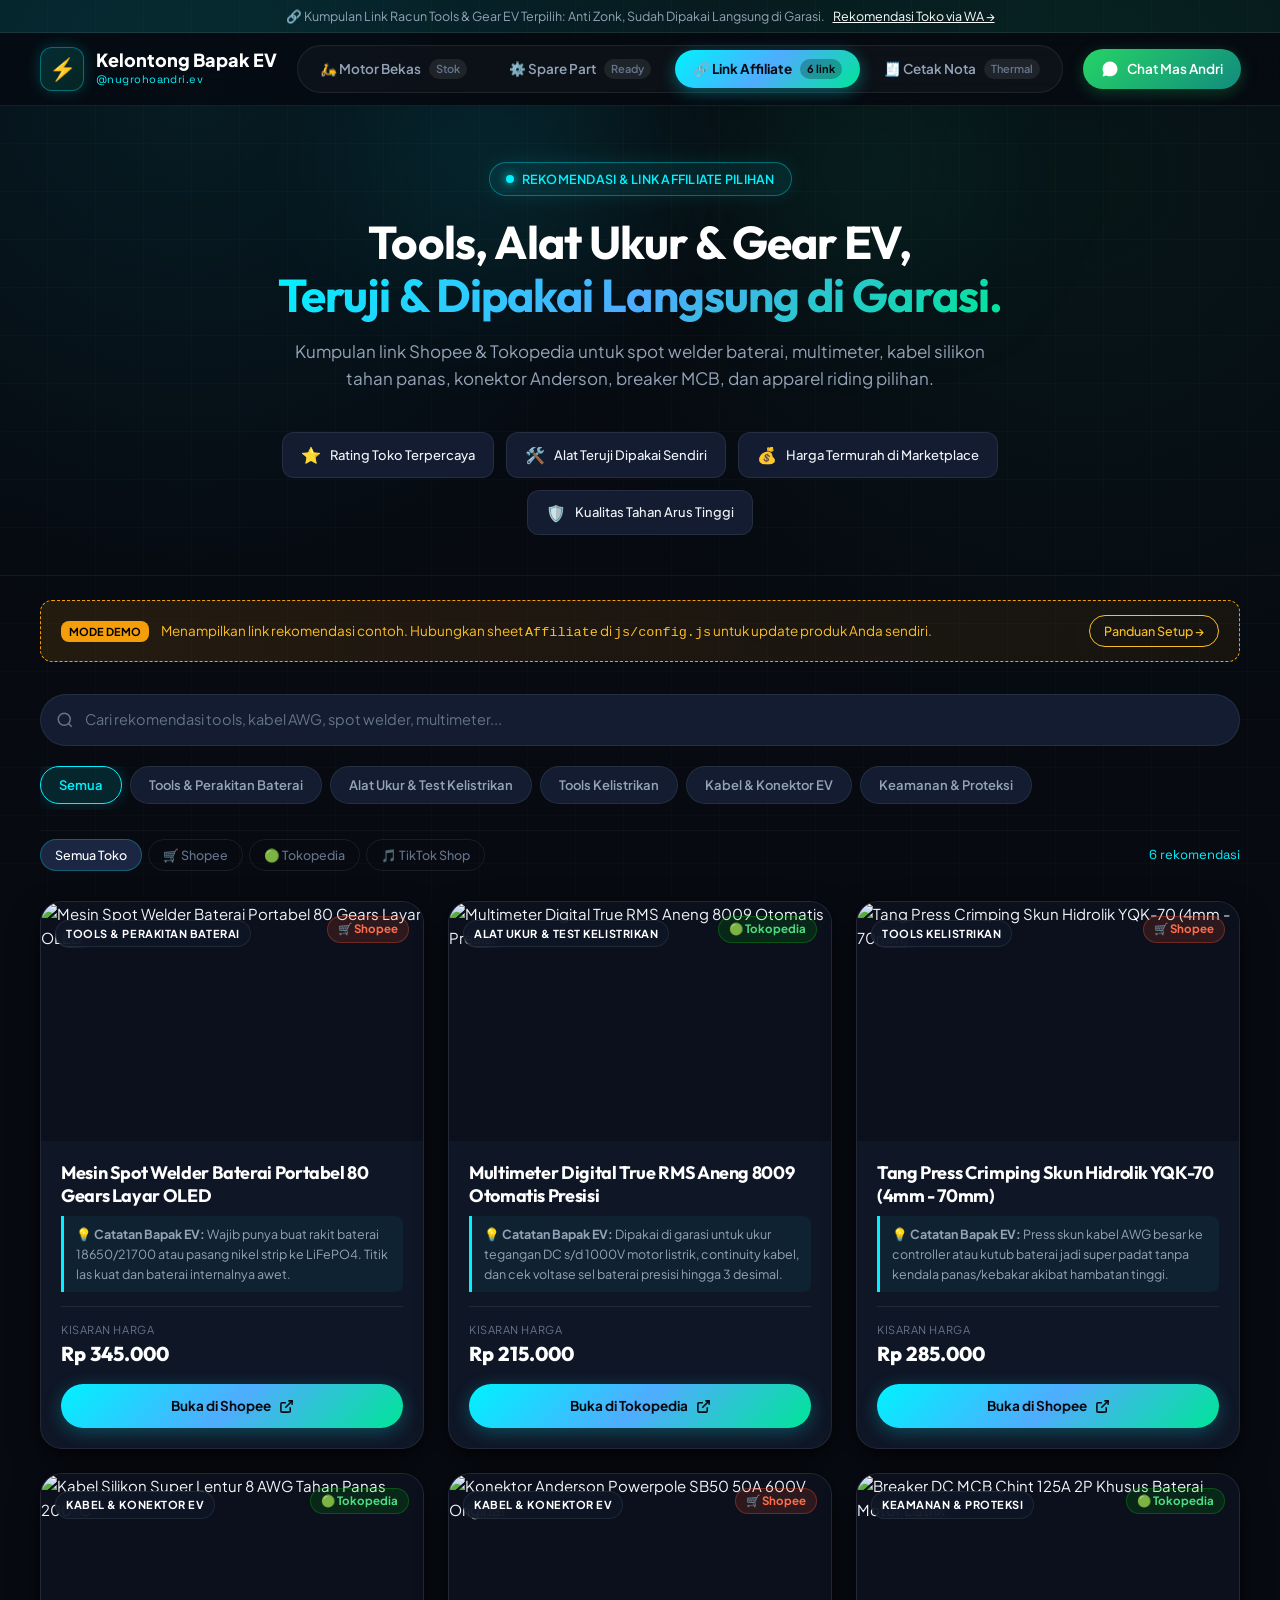
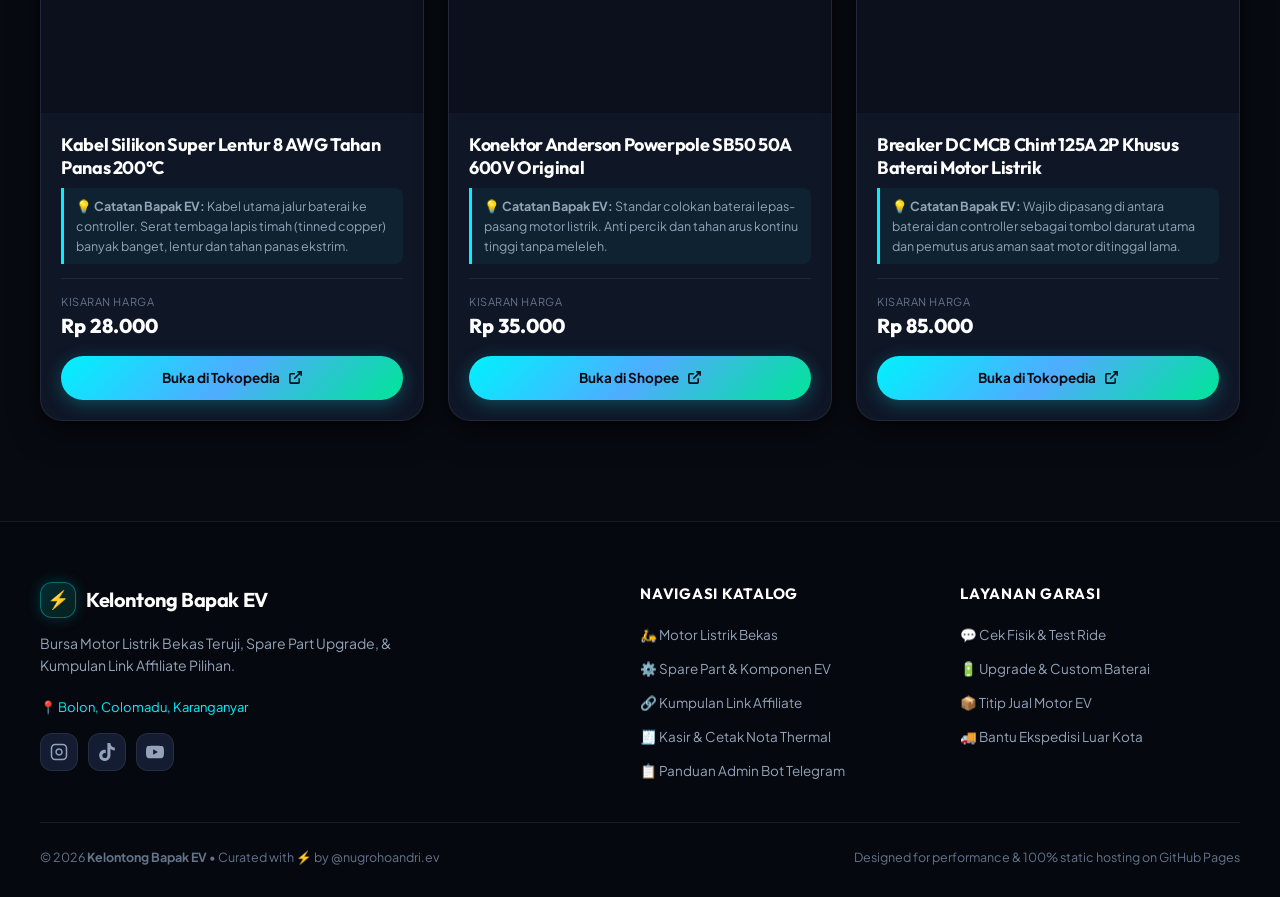
<file: affiliate.html>
<!DOCTYPE html>
<html lang="id">
<head>
  <meta charset="UTF-8">
  <meta name="viewport" content="width=device-width, initial-scale=1.0">
  <title>Rekomendasi & Link Affiliate — Kelontong Bapak EV</title>
  <meta name="description" content="Kumpulan rekomendasi tools, alat ukur kelistrikan, perlengkapan baterai DIY & aksesoris motor listrik pilihan teruji oleh Kelontong Bapak EV.">
  <meta property="og:title" content="Rekomendasi & Link Affiliate — Kelontong Bapak EV">
  <meta property="og:description" content="Racun tools & perlengkapan motor listrik terbaik di Shopee & Tokopedia. Sudah dipakai dan diuji langsung di garasi.">
  <meta property="og:type" content="website">
  <link rel="stylesheet" href="css/style.css">
  <link rel="icon" href="data:image/svg+xml,<svg xmlns='http://www.w3.org/2000/svg' viewBox='0 0 100 100'><text y='.9em' font-size='90'>🔗</text></svg>">
</head>
<body>

  <!-- Top Announcement Bar -->
  <div class="top-notice">
    <span>🔗 Kumpulan Link Racun Tools & Gear EV Terpilih: Anti Zonk, Sudah Dipakai Langsung di Garasi.</span>
    <a href="https://wa.me/6282136538487" target="_blank" rel="noopener" class="wa-contact-link">Rekomendasi Toko via WA &rarr;</a>
  </div>

  <!-- Header -->
  <header class="site-header">
    <div class="container header-inner">
      <!-- Brand Logo -->
      <a href="index.html" class="brand-link" id="brandLogoLink">
        <div class="brand-icon-box">⚡</div>
        <div class="brand-text">
          <span class="brand-name store-name">Kelontong Bapak EV</span>
          <span class="brand-tag store-handle">@nugrohoandri.ev</span>
        </div>
      </a>

      <!-- Navigation Tabs -->
      <nav aria-label="Main Navigation">
        <ul class="nav-tabs">
          <li>
            <a href="index.html" class="nav-link" id="nav-motor">
              <span>🛵 Motor Bekas</span>
              <span class="nav-count" id="navMotorCount">Stok</span>
            </a>
          </li>
          <li>
            <a href="sparepart.html" class="nav-link" id="nav-sparepart">
              <span>⚙️ Spare Part</span>
              <span class="nav-count" id="navPartCount">Ready</span>
            </a>
          </li>
          <li>
            <a href="affiliate.html" class="nav-link active" id="nav-affiliate">
              <span>🔗 Link Affiliate</span>
              <span class="nav-count" id="navAffiliateCount">Pilihan</span>
            </a>
          </li>
          <li>
            <a href="invoice.html" class="nav-link" id="nav-invoice">
              <span>🧾 Cetak Nota</span>
              <span class="nav-count">Thermal</span>
            </a>
          </li>
        </ul>
      </nav>

      <!-- Action Button Right -->
      <div class="header-actions">
        <a href="https://wa.me/6282136538487" target="_blank" rel="noopener" class="btn-whatsapp-header wa-contact-link">
          <svg width="18" height="18" viewBox="0 0 24 24" fill="currentColor"><path d="M12.04 2c-5.46 0-9.91 4.45-9.91 9.91 0 1.75.46 3.45 1.32 4.95L2.05 22l5.25-1.38c1.45.79 3.08 1.21 4.74 1.21 5.46 0 9.91-4.45 9.91-9.91 0-2.65-1.03-5.14-2.9-7.01A9.816 9.816 0 0 0 12.04 2z"/></svg>
          <span>Chat Mas Andri</span>
        </a>
      </div>
    </div>
  </header>

  <!-- Hero Section -->
  <section class="hero">
    <div class="hero-glow-1"></div>
    <div class="hero-glow-2"></div>
    <div class="container hero-grid">
      <div class="hero-badge-pill">
        <span class="pulse-dot"></span>
        <span>REKOMENDASI & LINK AFFILIATE PILIHAN</span>
      </div>
      <h1 class="hero-title">
        Tools, Alat Ukur & Gear EV, <br>
        <span class="text-gradient">Teruji & Dipakai Langsung di Garasi.</span>
      </h1>
      <p class="hero-tagline">
        Kumpulan link Shopee & Tokopedia untuk spot welder baterai, multimeter, kabel silikon tahan panas, konektor Anderson, breaker MCB, dan apparel riding pilihan.
      </p>

      <div class="hero-highlights">
        <div class="highlight-item">
          <span class="highlight-icon">⭐</span>
          <span>Rating Toko Terpercaya</span>
        </div>
        <div class="highlight-item">
          <span class="highlight-icon">🛠️</span>
          <span>Alat Teruji Dipakai Sendiri</span>
        </div>
        <div class="highlight-item">
          <span class="highlight-icon">💰</span>
          <span>Harga Termurah di Marketplace</span>
        </div>
        <div class="highlight-item">
          <span class="highlight-icon">🛡️</span>
          <span>Kualitas Tahan Arus Tinggi</span>
        </div>
      </div>
    </div>
  </section>

  <!-- Demo Notice Banner -->
  <div class="container">
    <div class="config-banner" id="configBanner">
      <div class="config-banner-left">
        <span class="config-banner-badge">Mode Demo</span>
        <span>
          Menampilkan link rekomendasi contoh. Hubungkan sheet <code>Affiliate</code> di <code>js/config.js</code> untuk update produk Anda sendiri.
        </span>
      </div>
      <a href="SETUP.md" target="_blank" class="status-btn" style="color:#fbbf24; border-color:#fbbf24;">Panduan Setup &rarr;</a>
    </div>
  </div>

  <!-- Search & Filters Control Bar -->
  <section class="control-bar">
    <div class="container control-bar-inner">
      <div class="search-and-sort">
        <div class="search-box-wrap">
          <svg width="18" height="18" viewBox="0 0 24 24" fill="none" stroke="currentColor" stroke-width="2"><circle cx="11" cy="11" r="8"/><path d="m21 21-4.35-4.35"/></svg>
          <input type="search" id="searchInput" class="search-input" placeholder="Cari rekomendasi tools, kabel AWG, spot welder, multimeter...">
          <button type="button" id="searchClearBtn" class="search-clear-btn" title="Hapus pencarian">&times;</button>
        </div>
      </div>

      <!-- Category Filter Pills -->
      <div class="filter-pills-wrap" id="categoryFilters">
        <!-- Injected via JS -->
      </div>

      <!-- Sub Filter: Platform Tabs -->
      <div class="filter-sub-bar">
        <div class="status-tabs">
          <button class="status-btn platform-btn active" data-platform="Semua">Semua Toko</button>
          <button class="status-btn platform-btn" data-platform="shopee">🛒 Shopee</button>
          <button class="status-btn platform-btn" data-platform="tokopedia">🟢 Tokopedia</button>
          <button class="status-btn platform-btn" data-platform="tiktok">🎵 TikTok Shop</button>
        </div>
        <div id="filterCount" class="font-mono text-cyan">Memuat rekomendasi...</div>
      </div>
    </div>
  </section>

  <!-- Affiliate Catalog Grid -->
  <main class="products-section">
    <div class="container">
      <div class="product-grid" id="affiliateGrid">
        <!-- Rendered by affiliate.js -->
      </div>
    </div>
  </main>

  <!-- Toast Element -->
  <div id="toast" class="toast"></div>

  <!-- Footer -->
  <footer class="site-footer">
    <div class="container">
      <div class="footer-grid">
        <div class="footer-brand">
          <div style="display:flex; align-items:center; gap:10px; margin-bottom:8px;">
            <div class="brand-icon-box" style="width:36px; height:36px; font-size:18px;">⚡</div>
            <h3 class="store-name" style="font-size: 20px;">Kelontong Bapak EV</h3>
          </div>
          <p class="store-tagline">Bursa motor listrik bekas teruji, spare part upgrade, & kumpulan link racun affiliate terpercaya.</p>
          <p style="font-size: 13px; color: var(--cyan); margin-bottom: 16px;">
            📍 <span class="store-location">Solo, Jawa Tengah</span>
          </p>
          <div class="footer-social-links">
            <a href="#" id="footerIg" target="_blank" rel="noopener" class="social-btn" title="Instagram">
              <svg width="18" height="18" viewBox="0 0 24 24" fill="none" stroke="currentColor" stroke-width="2"><rect x="2" y="2" width="20" height="20" rx="5" ry="5"/><path d="M16 11.37A4 4 0 1 1 12.63 8 4 4 0 0 1 16 11.37z"/><line x1="17.5" y1="6.5" x2="17.51" y2="6.5"/></svg>
            </a>
            <a href="#" id="footerTiktok" target="_blank" rel="noopener" class="social-btn" title="TikTok">
              <svg width="18" height="18" viewBox="0 0 24 24" fill="currentColor"><path d="M12.53.02C13.84 0 15.14.01 16.44 0c.08 1.53.63 3.09 1.75 4.17 1.12 1.11 2.7 1.62 4.24 1.79v4.03c-1.44-.05-2.89-.35-4.2-.97-.57-.26-1.1-.59-1.62-.93-.01 2.92.01 5.84-.02 8.75-.08 1.4-.54 2.79-1.35 3.94-1.31 1.92-3.58 3.17-5.91 3.21-1.43.08-2.86-.31-4.08-1.03-2.02-1.19-3.44-3.37-3.65-5.71-.02-.5-.03-1-.01-1.49.18-1.9 1.12-3.72 2.58-4.96 1.66-1.44 3.98-2.13 6.15-1.72.02 1.48-.04 2.96-.04 4.44-.99-.32-2.15-.23-3.02.37-.63.41-1.11 1.04-1.36 1.75-.21.51-.24 1.07-.14 1.61.24 1.64 1.82 3.02 3.5 2.87 1.12-.01 2.19-.66 2.77-1.61.19-.33.4-.67.41-1.06.1-1.79.06-3.57.07-5.36.01-4.03-.01-8.05.02-12.07z"/></svg>
            </a>
            <a href="#" id="footerYt" target="_blank" rel="noopener" class="social-btn" title="YouTube">
              <svg width="18" height="18" viewBox="0 0 24 24" fill="currentColor"><path d="M23.498 6.186a3.016 3.016 0 0 0-2.122-2.136C19.505 3.545 12 3.545 12 3.545s-7.505 0-9.377.505A3.017 3.017 0 0 0 .502 6.186C0 8.07 0 12 0 12s0 3.93.502 5.814a3.016 3.016 0 0 0 2.122 2.136c1.871.505 9.376.505 9.376.505s7.505 0 9.377-.505a3.015 3.015 0 0 0 2.122-2.136C24 15.93 24 12 24 12s0-3.93-.502-5.814zM9.545 15.568V8.432L15.818 12l-6.273 3.568z"/></svg>
            </a>
          </div>
        </div>

        <div>
          <h4 class="footer-heading">Navigasi Katalog</h4>
          <ul class="footer-menu">
            <li><a href="index.html">🛵 Motor Listrik Bekas</a></li>
            <li><a href="sparepart.html">⚙️ Spare Part & Komponen EV</a></li>
            <li><a href="affiliate.html">🔗 Kumpulan Link Affiliate</a></li>
            <li><a href="invoice.html">🧾 Kasir & Cetak Nota Thermal</a></li>
            <li><a href="SETUP.md" target="_blank">📋 Panduan Admin Bot Telegram</a></li>
          </ul>
        </div>

        <div>
          <h4 class="footer-heading">Layanan Garasi</h4>
          <ul class="footer-menu">
            <li><a href="https://wa.me/6282136538487" target="_blank" rel="noopener" class="wa-contact-link">💬 Cek Fisik & Test Ride</a></li>
            <li><a href="https://wa.me/6282136538487" target="_blank" rel="noopener" class="wa-contact-link">🔋 Upgrade & Custom Baterai</a></li>
            <li><a href="https://wa.me/6282136538487" target="_blank" rel="noopener" class="wa-contact-link">📦 Titip Jual Motor EV</a></li>
            <li><a href="https://wa.me/6282136538487" target="_blank" rel="noopener" class="wa-contact-link">🚚 Bantu Ekspedisi Luar Kota</a></li>
          </ul>
        </div>
      </div>

      <div class="footer-bottom">
        <div>
          &copy; 2026 <strong class="store-name">Kelontong Bapak EV</strong> • Curated with ⚡ by <span class="store-handle">@nugrohoandri.ev</span>
        </div>
        <div>
          Designed for performance & 100% static hosting on GitHub Pages
        </div>
      </div>
    </div>
  </footer>

  <!-- Scripts -->
  <script src="js/config.js"></script>
  <script src="js/affiliate.js"></script>
</body>
</html>
</file>
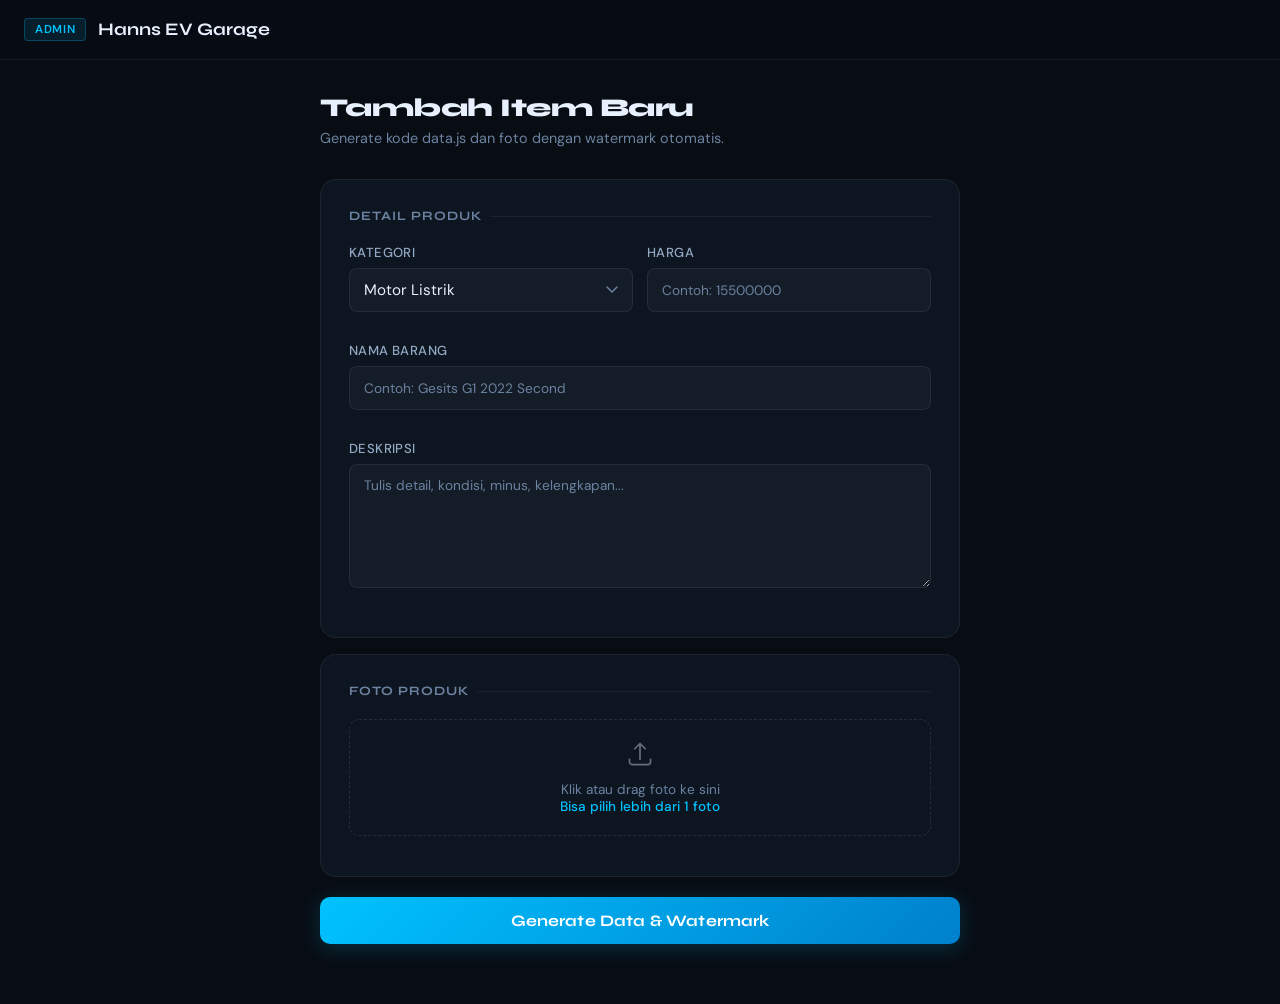
<file: hanns-tools-x89.html>
<!doctype html>
<html lang="id">
  <head>
    <meta charset="UTF-8" />
    <meta name="viewport" content="width=device-width, initial-scale=1.0" />
    <title>Admin Tool — Hanns EV Garage</title>
    <link rel="preconnect" href="https://fonts.googleapis.com" />
    <link href="https://fonts.googleapis.com/css2?family=Syne:wght@400;600;700;800&family=DM+Sans:wght@300;400;500;600&family=DM+Mono:wght@400;500&display=swap" rel="stylesheet" />
    <style>
      :root {
        --bg-main: #080d14;
        --bg-card: #0d1520;
        --bg-elevated: #121c2b;
        --text-main: #e8f0fe;
        --text-muted: #6b82a0;
        --text-soft: #94aac4;
        --accent: #00c2ff;
        --accent-dim: rgba(0, 194, 255, 0.1);
        --accent-hover: #00a8dd;
        --accent-glow: rgba(0, 194, 255, 0.3);
        --green: #00e5a0;
        --green-dim: rgba(0, 229, 160, 0.1);
        --border: rgba(255, 255, 255, 0.06);
        --border-hover: rgba(0, 194, 255, 0.25);
      }

      *,
      *::before,
      *::after {
        box-sizing: border-box;
      }

      body {
        font-family: "DM Sans", sans-serif;
        margin: 0;
        background: var(--bg-main);
        color: var(--text-main);
        min-height: 100vh;
        display: flex;
        flex-direction: column;
        -webkit-font-smoothing: antialiased;
      }

      header {
        border-bottom: 1px solid var(--border);
        padding: 18px 24px;
        display: flex;
        align-items: center;
        gap: 12px;
        background: rgba(8, 13, 20, 0.9);
        backdrop-filter: blur(12px);
        position: sticky;
        top: 0;
        z-index: 10;
      }

      .header-badge {
        background: var(--accent-dim);
        color: var(--accent);
        border: 1px solid var(--border-hover);
        padding: 3px 10px;
        border-radius: 4px;
        font-size: 0.72em;
        font-weight: 600;
        letter-spacing: 0.06em;
        text-transform: uppercase;
      }

      header h1 {
        margin: 0;
        font-family: "Syne", sans-serif;
        font-size: 1.1em;
        font-weight: 700;
        color: var(--text-main);
      }

      .main {
        flex: 1;
        max-width: 680px;
        width: 100%;
        margin: 0 auto;
        padding: 32px 20px 60px;
      }

      .page-title {
        font-family: "Syne", sans-serif;
        font-size: 1.6em;
        font-weight: 800;
        margin: 0 0 6px;
        letter-spacing: -0.02em;
      }

      .page-subtitle {
        color: var(--text-muted);
        font-size: 0.9em;
        margin: 0 0 32px;
      }

      .card {
        background: var(--bg-card);
        border-radius: 16px;
        border: 1px solid var(--border);
        padding: 28px;
        margin-bottom: 16px;
      }

      .card-title {
        font-family: "Syne", sans-serif;
        font-size: 0.8em;
        font-weight: 700;
        color: var(--text-muted);
        text-transform: uppercase;
        letter-spacing: 0.08em;
        margin: 0 0 20px;
        display: flex;
        align-items: center;
        gap: 8px;
      }

      .card-title::after {
        content: "";
        flex: 1;
        height: 1px;
        background: var(--border);
      }

      .form-row {
        display: grid;
        grid-template-columns: 1fr 1fr;
        gap: 14px;
      }

      .form-group {
        margin-bottom: 16px;
      }

      .form-group.full {
        grid-column: 1 / -1;
      }

      label {
        display: block;
        margin-bottom: 7px;
        font-size: 0.82em;
        font-weight: 500;
        color: var(--text-soft);
        letter-spacing: 0.03em;
        text-transform: uppercase;
      }

      input,
      select,
      textarea {
        width: 100%;
        padding: 11px 14px;
        border-radius: 8px;
        border: 1px solid rgba(255, 255, 255, 0.08);
        background: rgba(255, 255, 255, 0.03);
        color: var(--text-main);
        font-family: "DM Sans", sans-serif;
        font-size: 0.95rem;
        transition:
          border-color 0.2s,
          box-shadow 0.2s;
      }

      select {
        appearance: none;
        background-image: url("data:image/svg+xml,%3Csvg xmlns='http://www.w3.org/2000/svg' width='12' height='8' viewBox='0 0 12 8'%3E%3Cpath d='M1 1l5 5 5-5' stroke='%236b82a0' stroke-width='1.5' fill='none' stroke-linecap='round'/%3E%3C/svg%3E");
        background-repeat: no-repeat;
        background-position: right 14px center;
        padding-right: 36px;
        cursor: pointer;
      }

      input:focus,
      select:focus,
      textarea:focus {
        outline: none;
        border-color: var(--border-hover);
        box-shadow: 0 0 0 3px rgba(0, 194, 255, 0.07);
        background: rgba(0, 194, 255, 0.03);
      }

      input::placeholder,
      textarea::placeholder {
        color: var(--text-muted);
        font-size: 0.9em;
      }

      textarea {
        resize: vertical;
      }

      /* File upload zone */
      .upload-zone {
        border: 1.5px dashed rgba(255, 255, 255, 0.1);
        border-radius: 10px;
        padding: 20px;
        text-align: center;
        cursor: pointer;
        transition: all 0.2s;
        position: relative;
      }

      .upload-zone:hover,
      .upload-zone.drag-over {
        border-color: var(--border-hover);
        background: var(--accent-dim);
      }

      .upload-zone input[type="file"] {
        position: absolute;
        inset: 0;
        opacity: 0;
        cursor: pointer;
        width: 100%;
        height: 100%;
        padding: 0;
        border: none;
        background: none;
      }

      .upload-icon {
        width: 28px;
        height: 28px;
        opacity: 0.4;
        margin: 0 auto 8px;
      }

      .upload-text {
        font-size: 0.85em;
        color: var(--text-muted);
      }

      .upload-text span {
        color: var(--accent);
        font-weight: 500;
      }

      #preview-container {
        display: flex;
        flex-wrap: wrap;
        gap: 8px;
        margin-top: 12px;
      }

      .preview-thumb {
        width: 64px;
        height: 64px;
        border-radius: 6px;
        object-fit: cover;
        border: 1px solid var(--border);
      }

      .btn-generate {
        width: 100%;
        padding: 14px 20px;
        background: linear-gradient(135deg, var(--accent), #0080cc);
        color: white;
        border: none;
        border-radius: 10px;
        font-family: "Syne", sans-serif;
        font-weight: 700;
        font-size: 1rem;
        letter-spacing: 0.01em;
        cursor: pointer;
        transition: all 0.25s;
        box-shadow: 0 4px 20px rgba(0, 194, 255, 0.2);
        margin-top: 4px;
      }

      .btn-generate:hover {
        transform: translateY(-2px);
        box-shadow: 0 8px 28px rgba(0, 194, 255, 0.35);
      }

      .btn-generate:disabled {
        opacity: 0.5;
        cursor: not-allowed;
        transform: none;
      }

      /* Output section */
      #outputSection {
        display: none;
        animation: fadeUp 0.4s ease both;
      }

      @keyframes fadeUp {
        from {
          opacity: 0;
          transform: translateY(12px);
        }
        to {
          opacity: 1;
          transform: translateY(0);
        }
      }

      .section-label {
        font-family: "Syne", sans-serif;
        font-size: 1em;
        font-weight: 700;
        margin: 0 0 4px;
      }

      .section-hint {
        font-size: 0.82em;
        color: var(--text-muted);
        margin: 0 0 14px;
      }

      .download-list {
        display: flex;
        flex-direction: column;
        gap: 8px;
        margin-bottom: 4px;
      }

      .download-link {
        display: flex;
        align-items: center;
        gap: 10px;
        padding: 10px 14px;
        background: rgba(255, 255, 255, 0.03);
        border: 1px solid var(--border);
        border-radius: 8px;
        color: var(--accent);
        text-decoration: none;
        font-size: 0.9em;
        font-weight: 500;
        transition: all 0.2s;
      }

      .download-link:hover {
        background: var(--accent-dim);
        border-color: var(--border-hover);
      }

      #jsonOutput {
        font-family: "DM Mono", monospace;
        font-size: 0.82em;
        line-height: 1.6;
        background: rgba(0, 0, 0, 0.3);
        color: #a8c7f8;
        border: 1px solid var(--border);
        border-radius: 10px;
        padding: 16px;
        resize: vertical;
        min-height: 200px;
      }

      .btn-copy {
        width: 100%;
        padding: 12px 20px;
        background: var(--green-dim);
        color: var(--green);
        border: 1px solid rgba(0, 229, 160, 0.25);
        border-radius: 8px;
        font-family: "Syne", sans-serif;
        font-weight: 700;
        font-size: 0.9rem;
        cursor: pointer;
        transition: all 0.2s;
        margin-top: 10px;
      }

      .btn-copy:hover {
        background: rgba(0, 229, 160, 0.15);
        box-shadow: 0 0 20px rgba(0, 229, 160, 0.15);
      }

      .divider {
        height: 1px;
        background: var(--border);
        margin: 24px 0;
      }

      .step-number {
        display: inline-flex;
        align-items: center;
        justify-content: center;
        width: 22px;
        height: 22px;
        border-radius: 50%;
        background: var(--accent-dim);
        border: 1px solid var(--border-hover);
        color: var(--accent);
        font-size: 0.75em;
        font-weight: 700;
        flex-shrink: 0;
      }
    </style>
  </head>
  <body>
    <header>
      <div class="header-badge">Admin</div>
      <h1>Hanns EV Garage</h1>
    </header>

    <div class="main">
      <h2 class="page-title">Tambah Item Baru</h2>
      <p class="page-subtitle">Generate kode data.js dan foto dengan watermark otomatis.</p>

      <div class="card">
        <div class="card-title">Detail Produk</div>

        <div class="form-row">
          <div class="form-group">
            <label>Kategori</label>
            <select id="tipe">
              <option value="motor">Motor Listrik</option>
              <option value="sparepart">Sparepart / Baterai</option>
            </select>
          </div>
          <div class="form-group">
            <label>Harga</label>
            <input type="text" id="harga" placeholder="Contoh: 15500000" />
          </div>
          <div class="form-group full">
            <label>Nama Barang</label>
            <input type="text" id="nama" placeholder="Contoh: Gesits G1 2022 Second" />
          </div>
          <div class="form-group full">
            <label>Deskripsi</label>
            <textarea id="deskripsi" rows="5" placeholder="Tulis detail, kondisi, minus, kelengkapan..."></textarea>
          </div>
        </div>
      </div>

      <div class="card">
        <div class="card-title">Foto Produk</div>

        <div class="upload-zone" id="uploadZone">
          <input type="file" id="upload" accept="image/*" multiple onchange="previewFiles(this.files)" />
          <svg class="upload-icon" viewBox="0 0 24 24" fill="none" stroke="currentColor" stroke-width="1.5">
            <path stroke-linecap="round" stroke-linejoin="round" d="M3 16.5v2.25A2.25 2.25 0 005.25 21h13.5A2.25 2.25 0 0021 18.75V16.5m-13.5-9L12 3m0 0l4.5 4.5M12 3v13.5" />
          </svg>
          <div class="upload-text">Klik atau drag foto ke sini<br /><span>Bisa pilih lebih dari 1 foto</span></div>
        </div>
        <div id="preview-container"></div>
      </div>

      <button id="generateBtn" class="btn-generate" onclick="generateItem()">Generate Data &amp; Watermark</button>

      <!-- OUTPUT -->
      <div id="outputSection">
        <div class="divider"></div>

        <div class="card">
          <div class="card-title"><span class="step-number">1</span> Download Foto</div>
          <p class="section-hint">Klik tiap link, simpan di folder <code>images/</code> di repo GitHub lu.</p>
          <div id="downloadLinks" class="download-list"></div>
        </div>

        <div class="card">
          <div class="card-title"><span class="step-number">2</span> Copy Kode ke data.js</div>
          <p class="section-hint">Paste di dalam array <code>database = [...]</code> sebelum penutup kurung siku.</p>
          <textarea id="jsonOutput" rows="12" readonly></textarea>
          <button class="btn-copy" id="copyBtn" onclick="copyJSON()">📋 Copy Kode</button>
        </div>
      </div>
    </div>

    <script>
      function previewFiles(files) {
        const container = document.getElementById("preview-container");
        container.innerHTML = "";
        Array.from(files).forEach((file) => {
          const reader = new FileReader();
          reader.onload = (e) => {
            const img = document.createElement("img");
            img.src = e.target.result;
            img.className = "preview-thumb";
            container.appendChild(img);
          };
          reader.readAsDataURL(file);
        });
      }

      async function generateItem() {
        const tipe = document.getElementById("tipe").value;
        const nama = document.getElementById("nama").value.trim();
        const harga = document.getElementById("harga").value.trim();
        const deskripsi = document.getElementById("deskripsi").value.trim();
        const files = document.getElementById("upload").files;

        if (files.length === 0 || !nama || !harga) {
          alert("Isi nama, harga, dan upload minimal 1 foto!");
          return;
        }

        const btn = document.getElementById("generateBtn");
        btn.disabled = true;
        btn.innerText = "Memproses foto...";

        const baseFileName = nama
          .replace(/\s+/g, "-")
          .toLowerCase()
          .replace(/[^a-z0-9-]/g, "");
        let imagesArrayJS = [];
        let downloadLinksHTML = "";

        for (let i = 0; i < files.length; i++) {
          const result = await processImage(files[i]);
          const fileName = `${baseFileName}-${i + 1}.jpg`;
          imagesArrayJS.push(`"images/${fileName}"`);
          downloadLinksHTML += `
        <a href="${result}" download="${fileName}" class="download-link">
          <svg width="16" height="16" viewBox="0 0 24 24" fill="none" stroke="currentColor" stroke-width="2" stroke-linecap="round">
            <path d="M21 15v4a2 2 0 01-2 2H5a2 2 0 01-2-2v-4M7 10l5 5 5-5M12 15V3"/>
          </svg>
          ${fileName}
        </a>`;
        }

        const uniqueId = Date.now();
        const safeDeskripsi = deskripsi.replace(/\n/g, "\\n").replace(/"/g, '\\"');

        const jsonData = `  {
    id: ${uniqueId},
    tipe: "${tipe}",
    nama: "${nama}",
    harga: "${harga}",
    deskripsi: "${safeDeskripsi}",
    images: [
      ${imagesArrayJS.join(",\n      ")}
    ],
  },`;

        document.getElementById("downloadLinks").innerHTML = downloadLinksHTML;
        document.getElementById("jsonOutput").value = jsonData;
        document.getElementById("outputSection").style.display = "block";
        document.getElementById("copyBtn").innerText = "📋 Copy Kode";

        btn.disabled = false;
        btn.innerText = "Generate Data & Watermark";

        document.getElementById("outputSection").scrollIntoView({ behavior: "smooth", block: "start" });
      }

      function copyJSON() {
        const copyText = document.getElementById("jsonOutput");
        copyText.select();
        copyText.setSelectionRange(0, 99999);
        navigator.clipboard
          .writeText(copyText.value)
          .then(() => {
            const btn = document.getElementById("copyBtn");
            btn.innerText = "✅ Berhasil di-copy!";
            setTimeout(() => {
              btn.innerText = "📋 Copy Kode";
            }, 2000);
          })
          .catch(() => {
            alert("Gagal copy otomatis, silakan copy manual.");
          });
      }

      function processImage(file) {
        return new Promise((resolve) => {
          const reader = new FileReader();
          reader.onload = (e) => {
            const img = new Image();
            img.onload = () => {
              const canvas = document.createElement("canvas");
              canvas.width = img.width;
              canvas.height = img.height;
              const ctx = canvas.getContext("2d");
              ctx.drawImage(img, 0, 0);

              const fontSize = Math.max(canvas.width / 25, 20);
              ctx.font = `bold ${fontSize}px Arial`;
              ctx.fillStyle = "rgba(255, 255, 255, 0.6)";
              ctx.textAlign = "right";
              ctx.shadowColor = "rgba(0,0,0,0.8)";
              ctx.shadowBlur = 5;
              ctx.shadowOffsetX = 2;
              ctx.shadowOffsetY = 2;
              ctx.fillText("HANNS EV GARAGE", canvas.width - 30, canvas.height - 40);

              resolve(canvas.toDataURL("image/jpeg", 0.85));
            };
            img.src = e.target.result;
          };
          reader.readAsDataURL(file);
        });
      }

      // drag-and-drop visual feedback
      const zone = document.getElementById("uploadZone");
      zone.addEventListener("dragover", (e) => {
        e.preventDefault();
        zone.classList.add("drag-over");
      });
      zone.addEventListener("dragleave", () => zone.classList.remove("drag-over"));
      zone.addEventListener("drop", (e) => {
        e.preventDefault();
        zone.classList.remove("drag-over");
        const input = document.getElementById("upload");
        input.files = e.dataTransfer.files;
        previewFiles(e.dataTransfer.files);
      });
    </script>
  </body>
</html>
</file>
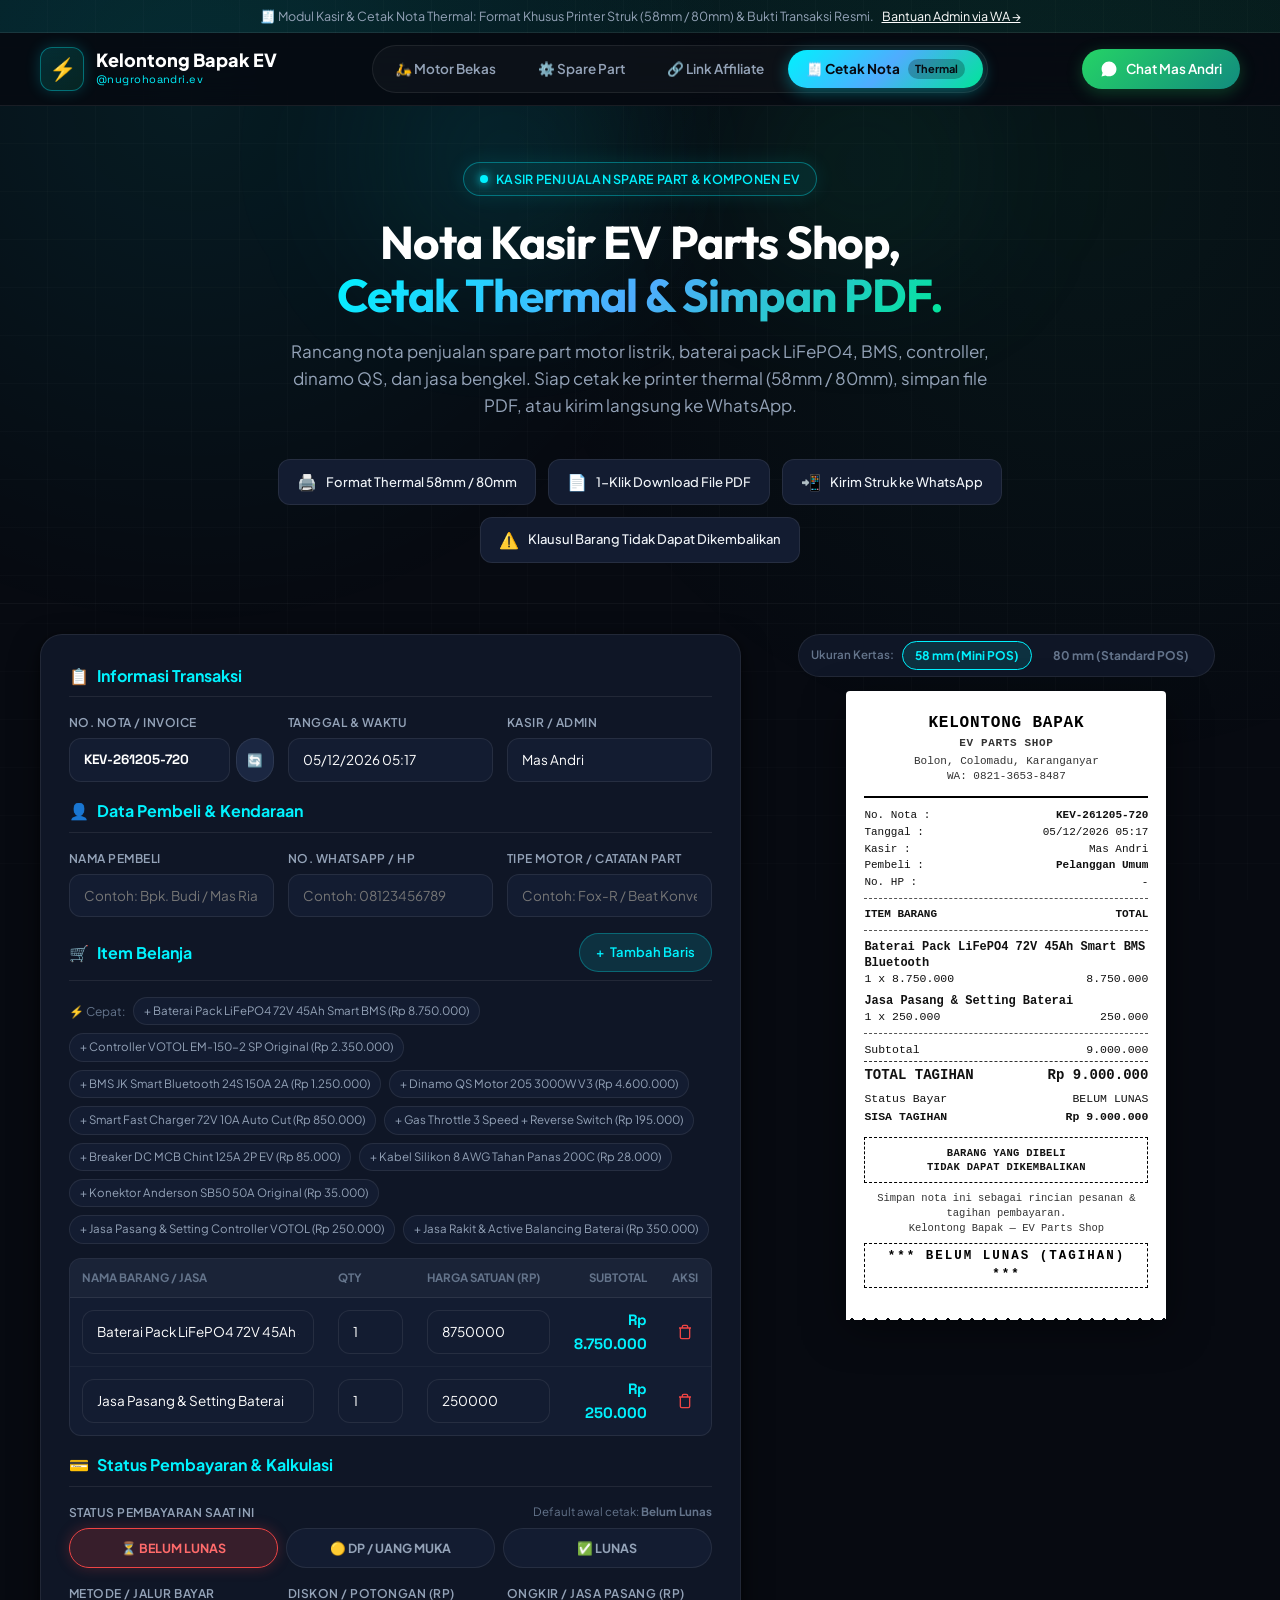
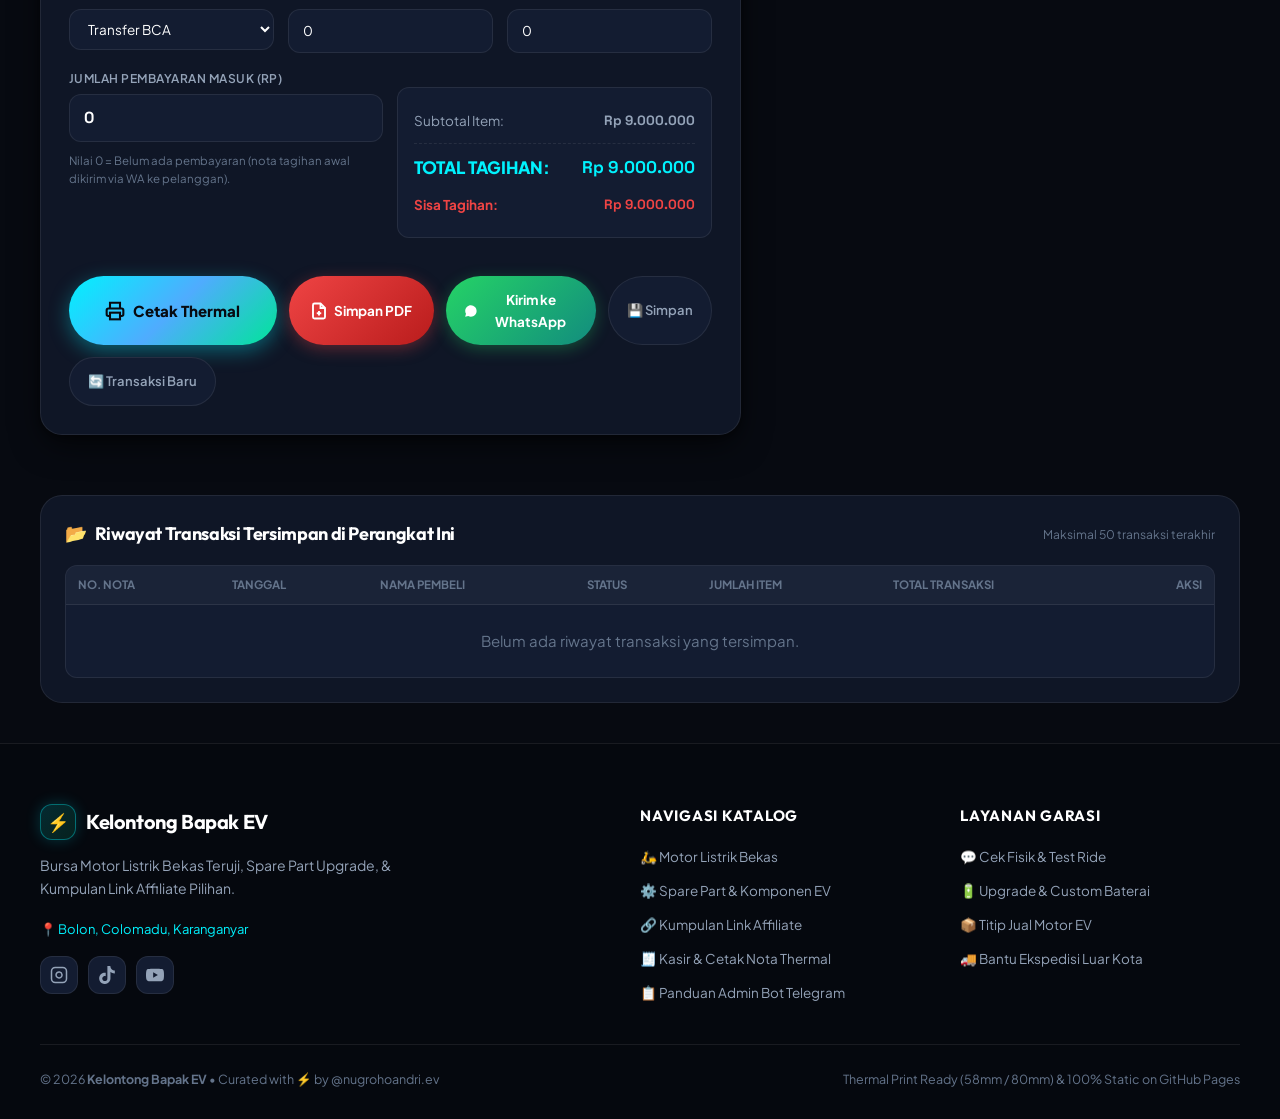
<file: invoice.html>
<!DOCTYPE html>
<html lang="id">
<head>
  <meta charset="UTF-8">
  <meta name="viewport" content="width=device-width, initial-scale=1.0">
  <title>Cetak Nota Kasir Thermal — Kelontong Bapak EV</title>
  <meta name="description" content="Generator nota & invoice ukuran printer thermal (58mm / 80mm) untuk transaksi motor listrik, spare part & jasa di Kelontong Bapak EV.">
  <meta property="og:title" content="Cetak Nota Thermal — Kelontong Bapak EV">
  <meta property="og:description" content="Cetak struk belanja thermal kasir mirip Indomaret, support cetak printer bluetooth 58mm/80mm & kirim nota ke WhatsApp.">
  <meta property="og:type" content="website">
  <link rel="stylesheet" href="css/style.css">
  <link rel="icon" href="data:image/svg+xml,<svg xmlns='http://www.w3.org/2000/svg' viewBox='0 0 100 100'><text y='.9em' font-size='90'>🧾</text></svg>">
</head>
<body>

  <!-- Top Announcement Bar -->
  <div class="top-notice">
    <span>🧾 Modul Kasir & Cetak Nota Thermal: Format Khusus Printer Struk (58mm / 80mm) & Bukti Transaksi Resmi.</span>
    <a href="https://wa.me/6282136538487" target="_blank" rel="noopener" class="wa-contact-link">Bantuan Admin via WA &rarr;</a>
  </div>

  <!-- Header -->
  <header class="site-header">
    <div class="container header-inner">
      <!-- Brand Logo -->
      <a href="index.html" class="brand-link" id="brandLogoLink">
        <div class="brand-icon-box">⚡</div>
        <div class="brand-text">
          <span class="brand-name store-name">Kelontong Bapak EV</span>
          <span class="brand-tag store-handle">@nugrohoandri.ev</span>
        </div>
      </a>

      <!-- Navigation Tabs -->
      <nav aria-label="Main Navigation">
        <ul class="nav-tabs">
          <li>
            <a href="index.html" class="nav-link" id="nav-motor">
              <span>🛵 Motor Bekas</span>
            </a>
          </li>
          <li>
            <a href="sparepart.html" class="nav-link" id="nav-sparepart">
              <span>⚙️ Spare Part</span>
            </a>
          </li>
          <li>
            <a href="affiliate.html" class="nav-link" id="nav-affiliate">
              <span>🔗 Link Affiliate</span>
            </a>
          </li>
          <li>
            <a href="invoice.html" class="nav-link active" id="nav-invoice">
              <span>🧾 Cetak Nota</span>
              <span class="nav-count">Thermal</span>
            </a>
          </li>
        </ul>
      </nav>

      <!-- Action Button Right -->
      <div class="header-actions">
        <a href="https://wa.me/6282136538487" target="_blank" rel="noopener" class="btn-whatsapp-header wa-contact-link">
          <svg width="18" height="18" viewBox="0 0 24 24" fill="currentColor"><path d="M12.04 2c-5.46 0-9.91 4.45-9.91 9.91 0 1.75.46 3.45 1.32 4.95L2.05 22l5.25-1.38c1.45.79 3.08 1.21 4.74 1.21 5.46 0 9.91-4.45 9.91-9.91 0-2.65-1.03-5.14-2.9-7.01A9.816 9.816 0 0 0 12.04 2z"/></svg>
          <span>Chat Mas Andri</span>
        </a>
      </div>
    </div>
  </header>

  <!-- Hero Section -->
  <section class="hero">
    <div class="hero-glow-1"></div>
    <div class="hero-glow-2"></div>
    <div class="container hero-grid">
      <div class="hero-badge-pill">
        <span class="pulse-dot"></span>
        <span>KASIR PENJUALAN SPARE PART & KOMPONEN EV</span>
      </div>
      <h1 class="hero-title">
        Nota Kasir EV Parts Shop, <br>
        <span class="text-gradient">Cetak Thermal & Simpan PDF.</span>
      </h1>
      <p class="hero-tagline">
        Rancang nota penjualan spare part motor listrik, baterai pack LiFePO4, BMS, controller, dinamo QS, dan jasa bengkel. Siap cetak ke printer thermal (58mm / 80mm), simpan file PDF, atau kirim langsung ke WhatsApp.
      </p>

      <div class="hero-highlights">
        <div class="highlight-item">
          <span class="highlight-icon">🖨️</span>
          <span>Format Thermal 58mm / 80mm</span>
        </div>
        <div class="highlight-item">
          <span class="highlight-icon">📄</span>
          <span>1-Klik Download File PDF</span>
        </div>
        <div class="highlight-item">
          <span class="highlight-icon">📲</span>
          <span>Kirim Struk ke WhatsApp</span>
        </div>
        <div class="highlight-item">
          <span class="highlight-icon">⚠️</span>
          <span>Klausul Barang Tidak Dapat Dikembalikan</span>
        </div>
      </div>
    </div>
  </section>

  <!-- Main Invoice App Layout -->
  <main class="container">
    <div class="invoice-layout">
      
      <!-- LEFT: Form Builder Panel -->
      <div class="invoice-form-card">
        
        <!-- Section 1: Transaksi Info -->
        <div class="invoice-section-title">
          <span>📋</span> Informasi Transaksi
        </div>
        <div class="form-grid-3">
          <div class="form-group">
            <label class="form-label" for="invNumber">No. Nota / Invoice</label>
            <div style="display:flex; gap:6px;">
              <input type="text" id="invNumber" class="form-control font-mono" style="font-weight:700;" value="KEV-261102-001">
              <button type="button" id="btnRefreshInvNo" class="btn-detail" style="padding:0 10px;" title="Buat nomor baru">🔄</button>
            </div>
          </div>
          <div class="form-group">
            <label class="form-label" for="invDate">Tanggal & Waktu</label>
            <input type="text" id="invDate" class="form-control" value="02/11/2026 10:00">
          </div>
          <div class="form-group">
            <label class="form-label" for="invKasir">Kasir / Admin</label>
            <input type="text" id="invKasir" class="form-control" value="Mas Andri">
          </div>
        </div>

        <!-- Section 2: Data Pembeli -->
        <div class="invoice-section-title">
          <span>👤</span> Data Pembeli & Kendaraan
        </div>
        <div class="form-grid-3">
          <div class="form-group">
            <label class="form-label" for="custName">Nama Pembeli</label>
            <input type="text" id="custName" class="form-control" placeholder="Contoh: Bpk. Budi / Mas Rian">
          </div>
          <div class="form-group">
            <label class="form-label" for="custPhone">No. WhatsApp / HP</label>
            <input type="text" id="custPhone" class="form-control" placeholder="Contoh: 08123456789">
          </div>
          <div class="form-group">
            <label class="form-label" for="custVehicle">Tipe Motor / Catatan Part</label>
            <input type="text" id="custVehicle" class="form-control" placeholder="Contoh: Fox-R / Beat Konversi / T3 / Custom">
          </div>
        </div>

        <!-- Section 3: Rincian Barang -->
        <div class="invoice-section-title" style="justify-content: space-between;">
          <div style="display:flex; align-items:center; gap:8px;">
            <span>🛒</span> Item Belanja
          </div>
          <button type="button" class="btn-add-item" id="btnAddItem">
            <span>+</span> Tambah Baris
          </button>
        </div>

        <!-- Quick Item Presets -->
        <div class="quick-pick-wrap">
          <span class="quick-pick-label">⚡ Cepat:</span>
          <div id="quickPresetsWrap" style="display:contents;">
            <!-- Injected via JS -->
          </div>
        </div>

        <!-- Items Table -->
        <div class="items-table-wrap">
          <table class="items-table">
            <thead>
              <tr>
                <th>Nama Barang / Jasa</th>
                <th>Qty</th>
                <th>Harga Satuan (Rp)</th>
                <th style="text-align: right;">Subtotal</th>
                <th style="text-align: center;">Aksi</th>
              </tr>
            </thead>
            <tbody id="itemsTableBody">
              <!-- Injected via JS -->
            </tbody>
          </table>
        </div>

        <!-- Section 4: Pembayaran & Status Tagihan -->
        <div class="invoice-section-title">
          <span>💳</span> Status Pembayaran & Kalkulasi
        </div>

        <!-- Status Pembayaran Toggle -->
        <div style="margin-bottom: 16px;">
          <div style="display:flex; justify-content:space-between; align-items:center; margin-bottom:6px;">
            <label class="form-label" style="margin:0;">Status Pembayaran Saat Ini</label>
            <span style="font-size:11.5px; color:var(--text-muted);">Default awal cetak: <b>Belum Lunas</b></span>
          </div>
          <div style="display:flex; gap:8px;">
            <button type="button" class="pay-status-btn active" data-paystatus="BELUM LUNAS" style="flex:1;">
              ⏳ BELUM LUNAS
            </button>
            <button type="button" class="pay-status-btn" data-paystatus="DP" style="flex:1;">
              🟡 DP / UANG MUKA
            </button>
            <button type="button" class="pay-status-btn" data-paystatus="LUNAS" style="flex:1;">
              ✅ LUNAS
            </button>
          </div>
          <input type="hidden" id="payStatusInput" value="BELUM LUNAS">
        </div>
        
        <div class="form-grid-3">
          <div class="form-group">
            <label class="form-label" for="payMethod">Metode / Jalur Bayar</label>
            <select id="payMethod" class="form-control">
              <option value="Transfer BCA">Transfer BCA</option>
              <option value="Transfer Mandiri">Transfer Mandiri</option>
              <option value="Transfer BRI">Transfer BRI</option>
              <option value="QRIS">QRIS</option>
              <option value="Tunai / Cash">Tunai / Cash</option>
            </select>
          </div>
          <div class="form-group">
            <label class="form-label" for="discountInput">Diskon / Potongan (Rp)</label>
            <input type="number" id="discountInput" class="form-control" min="0" step="1000" value="0">
          </div>
          <div class="form-group">
            <label class="form-label" for="otherFeeInput">Ongkir / Jasa Pasang (Rp)</label>
            <input type="number" id="otherFeeInput" class="form-control" min="0" step="1000" value="0">
          </div>
        </div>

        <div class="form-grid-2">
          <div class="form-group" id="paidInputGroup">
            <label class="form-label" for="paidInput" id="paidInputLabel">Jumlah Pembayaran Masuk (Rp)</label>
            <input type="number" id="paidInput" class="form-control font-mono" min="0" step="1000" placeholder="0" value="0" style="font-size:16px; font-weight:700;">
            <small style="font-size:11.5px; color:var(--text-muted); margin-top:4px;" id="paidInputHint">
              Nilai 0 = Belum ada pembayaran (nota tagihan awal ke WA pelanggan).
            </small>
          </div>
          
          <!-- Summary Display Box -->
          <div class="calculation-box">
            <div class="calc-row">
              <span>Subtotal Item:</span>
              <strong id="calcSubtotal" class="font-mono">Rp 0</strong>
            </div>
            <div class="calc-row total-row">
              <span>TOTAL TAGIHAN:</span>
              <strong id="calcGrandTotal" class="font-mono">Rp 0</strong>
            </div>
            <div class="calc-row" id="calcRemainingRow">
              <span id="calcRemainingLabel" style="font-weight:700; color:var(--rose);">Sisa Tagihan:</span>
              <strong id="calcRemaining" class="font-mono" style="font-weight:700; color:var(--rose);">Rp 0</strong>
            </div>
          </div>
        </div>

        <!-- Action Buttons -->
        <div class="invoice-actions-bar">
          <button type="button" id="btnPrintReceipt" class="btn-print-thermal">
            <svg width="20" height="20" viewBox="0 0 24 24" fill="none" stroke="currentColor" stroke-width="2.5"><polyline points="6 9 6 2 18 2 18 9"/><path d="M6 18H4a2 2 0 0 1-2-2v-5a2 2 0 0 1 2-2h16a2 2 0 0 1 2 2v5a2 2 0 0 1-2 2h-2"/><rect x="6" y="14" width="12" height="8"/></svg>
            Cetak Thermal
          </button>
          <button type="button" id="btnSavePdf" class="btn-pdf-receipt" title="Simpan sebagai file PDF">
            <svg width="18" height="18" viewBox="0 0 24 24" fill="none" stroke="currentColor" stroke-width="2.5"><path d="M14 2H6a2 2 0 0 0-2 2v16a2 2 0 0 0 2 2h12a2 2 0 0 0 2-2V8z"/><polyline points="14 2 14 8 20 8"/><line x1="12" y1="18" x2="12" y2="12"/><line x1="9" y1="15" x2="15" y2="15"/></svg>
            Simpan PDF
          </button>
          <button type="button" id="btnCopyWa" class="btn-wa-receipt">
            <svg width="18" height="18" viewBox="0 0 24 24" fill="currentColor"><path d="M12.04 2c-5.46 0-9.91 4.45-9.91 9.91 0 1.75.46 3.45 1.32 4.95L2.05 22l5.25-1.38c1.45.79 3.08 1.21 4.74 1.21 5.46 0 9.91-4.45 9.91-9.91 0-2.65-1.03-5.14-2.9-7.01A9.816 9.816 0 0 0 12.04 2z"/></svg>
            Kirim ke WhatsApp
          </button>
          <button type="button" id="btnSaveInvoice" class="btn-reset-invoice" title="Simpan ke riwayat lokal">
            💾 Simpan
          </button>
          <button type="button" id="btnReset" class="btn-reset-invoice" title="Mulai transaksi baru">
            🔄 Transaksi Baru
          </button>
        </div>

      </div>

      <!-- RIGHT: Live Thermal Receipt Preview (Indomaret / POS Style) -->
      <div class="thermal-preview-wrap">
        
        <!-- Paper Size Toggle -->
        <div class="paper-size-selector">
          <span style="font-size: 11.5px; color: var(--text-muted); font-weight:600;">Ukuran Kertas:</span>
          <button type="button" class="paper-size-btn active" data-size="58">58 mm (Mini POS)</button>
          <button type="button" class="paper-size-btn" data-size="80">80 mm (Standard POS)</button>
        </div>

        <!-- Thermal Paper Roll DOM Element (Printed via window.print) -->
        <div id="thermalReceipt" class="thermal-receipt size-58">
          
          <!-- Store Header -->
          <div class="receipt-header">
            <div class="receipt-store-title" id="receiptStoreTitle">Kelontong Bapak</div>
            <div class="receipt-store-sub" id="receiptStoreSub" style="font-weight:700; text-transform:uppercase; letter-spacing:0.06em; margin:2px 0 3px;">EV Parts Shop</div>
            <div class="receipt-store-sub" id="receiptStoreAddr">Bolon, Colomadu, Karanganyar</div>
            <div class="receipt-store-sub" id="receiptStoreWa">WA: 0821-3653-8487</div>
          </div>

          <hr class="receipt-divider-double">

          <!-- Transaction Metadata -->
          <div class="receipt-meta">
            <div class="receipt-meta-row">
              <span>No. Nota :</span>
              <span id="receiptNo" style="font-weight:700;">KEV-261102-001</span>
            </div>
            <div class="receipt-meta-row">
              <span>Tanggal  :</span>
              <span id="receiptDate">02/11/2026 10:00</span>
            </div>
            <div class="receipt-meta-row">
              <span>Kasir    :</span>
              <span id="receiptKasir">Mas Andri</span>
            </div>
            <div class="receipt-meta-row">
              <span>Pembeli  :</span>
              <span id="receiptCust" style="font-weight:700;">Pelanggan Umum</span>
            </div>
            <div class="receipt-meta-row">
              <span>No. HP   :</span>
              <span id="receiptPhone">-</span>
            </div>
            <div class="receipt-meta-row" id="receiptVehicleRow" style="display:none;">
              <span>Motor/Ket:</span>
              <span id="receiptVehicle">-</span>
            </div>
          </div>

          <hr class="receipt-divider">

          <!-- Header Items -->
          <div style="display:flex; justify-content:space-between; font-weight:700; font-size:11px; margin-bottom:4px;">
            <span>ITEM BARANG</span>
            <span>TOTAL</span>
          </div>

          <hr class="receipt-divider">

          <!-- Items List Container -->
          <div class="receipt-items-list" id="receiptItemsList">
            <!-- Injected via JS -->
          </div>

          <hr class="receipt-divider">

          <!-- Totals Calculation -->
          <div class="receipt-totals">
            <div class="receipt-total-row">
              <span>Subtotal</span>
              <span id="receiptSubtotal">0</span>
            </div>
            <div class="receipt-total-row" id="receiptDiscountRow" style="display:none;">
              <span>Diskon</span>
              <span id="receiptDiscount">0</span>
            </div>
            <div class="receipt-total-row" id="receiptFeeRow" style="display:none;">
              <span>Ongkir / Jasa</span>
              <span id="receiptFee">0</span>
            </div>
            
            <div class="receipt-total-row grand-total">
              <span id="receiptGrandTotalLabel">TOTAL TAGIHAN</span>
              <span id="receiptGrandTotal">Rp 0</span>
            </div>
            
            <div class="receipt-total-row" id="receiptPaymentRow" style="margin-top:6px;">
              <span id="receiptPayMethodLabel">Bayar</span>
              <span id="receiptPaid">0</span>
            </div>
            <div class="receipt-total-row" id="receiptRemainingRow">
              <span id="receiptRemainingLabel" style="font-weight:700;">SISA TAGIHAN</span>
              <span id="receiptRemaining" style="font-weight:700;">0</span>
            </div>
          </div>

          <!-- Mandatory Disclaimer Box -->
          <div class="receipt-disclaimer-box">
            <div class="receipt-disclaimer-text">
              BARANG YANG DIBELI<br>TIDAK DAPAT DIKEMBALIKAN
            </div>
          </div>

          <!-- Receipt Footer Message -->
          <div class="receipt-footer">
            <div id="receiptFooterNote">Simpan bukti nota tagihan & pembayaran ini.</div>
            <div>Kelontong Bapak — EV Parts Shop</div>
            <!-- Dynamic Status Stamp -->
            <div id="receiptStatusStamp" style="margin-top:8px; padding:4px 6px; border:1px dashed #000; letter-spacing:2px; font-weight:900; font-size:12.5px; text-transform:uppercase;">
              *** BELUM LUNAS ***
            </div>
          </div>

        </div>

      </div>

    </div>

    <!-- Riwayat Transaksi Tersimpan -->
    <section class="invoice-history-section">
      <div style="display:flex; justify-content:space-between; align-items:center; margin-bottom:16px;">
        <h3 style="font-size:18px; color:var(--text-white); display:flex; align-items:center; gap:8px;">
          <span>📂</span> Riwayat Transaksi Tersimpan di Perangkat Ini
        </h3>
        <span style="font-size:12px; color:var(--text-muted);">Maksimal 50 transaksi terakhir</span>
      </div>
      
      <div class="items-table-wrap" style="margin-bottom:0;">
        <table class="items-table">
          <thead>
            <tr>
              <th>No. Nota</th>
              <th>Tanggal</th>
              <th>Nama Pembeli</th>
              <th>Status</th>
              <th>Jumlah Item</th>
              <th>Total Transaksi</th>
              <th style="text-align: right;">Aksi</th>
            </tr>
          </thead>
          <tbody id="invoiceHistoryBody">
            <!-- Injected via JS -->
          </tbody>
        </table>
      </div>
    </section>

  </main>

  <!-- Toast Element -->
  <div id="toast" class="toast"></div>

  <!-- Footer -->
  <footer class="site-footer">
    <div class="container">
      <div class="footer-grid">
        <div class="footer-brand">
          <div style="display:flex; align-items:center; gap:10px; margin-bottom:8px;">
            <div class="brand-icon-box" style="width:36px; height:36px; font-size:18px;">⚡</div>
            <h3 class="store-name" style="font-size: 20px;">Kelontong Bapak EV</h3>
          </div>
          <p class="store-tagline">Bursa motor listrik bekas teruji, spare part upgrade, & kumpulan link racun affiliate terpercaya.</p>
          <p style="font-size: 13px; color: var(--cyan); margin-bottom: 16px;">
            📍 <span class="store-location">Solo, Jawa Tengah</span>
          </p>
          <div class="footer-social-links">
            <a href="#" id="footerIg" target="_blank" rel="noopener" class="social-btn" title="Instagram">
              <svg width="18" height="18" viewBox="0 0 24 24" fill="none" stroke="currentColor" stroke-width="2"><rect x="2" y="2" width="20" height="20" rx="5" ry="5"/><path d="M16 11.37A4 4 0 1 1 12.63 8 4 4 0 0 1 16 11.37z"/><line x1="17.5" y1="6.5" x2="17.51" y2="6.5"/></svg>
            </a>
            <a href="#" id="footerTiktok" target="_blank" rel="noopener" class="social-btn" title="TikTok">
              <svg width="18" height="18" viewBox="0 0 24 24" fill="currentColor"><path d="M12.53.02C13.84 0 15.14.01 16.44 0c.08 1.53.63 3.09 1.75 4.17 1.12 1.11 2.7 1.62 4.24 1.79v4.03c-1.44-.05-2.89-.35-4.2-.97-.57-.26-1.1-.59-1.62-.93-.01 2.92.01 5.84-.02 8.75-.08 1.4-.54 2.79-1.35 3.94-1.31 1.92-3.58 3.17-5.91 3.21-1.43.08-2.86-.31-4.08-1.03-2.02-1.19-3.44-3.37-3.65-5.71-.02-.5-.03-1-.01-1.49.18-1.9 1.12-3.72 2.58-4.96 1.66-1.44 3.98-2.13 6.15-1.72.02 1.48-.04 2.96-.04 4.44-.99-.32-2.15-.23-3.02.37-.63.41-1.11 1.04-1.36 1.75-.21.51-.24 1.07-.14 1.61.24 1.64 1.82 3.02 3.5 2.87 1.12-.01 2.19-.66 2.77-1.61.19-.33.4-.67.41-1.06.1-1.79.06-3.57.07-5.36.01-4.03-.01-8.05.02-12.07z"/></svg>
            </a>
            <a href="#" id="footerYt" target="_blank" rel="noopener" class="social-btn" title="YouTube">
              <svg width="18" height="18" viewBox="0 0 24 24" fill="currentColor"><path d="M23.498 6.186a3.016 3.016 0 0 0-2.122-2.136C19.505 3.545 12 3.545 12 3.545s-7.505 0-9.377.505A3.017 3.017 0 0 0 .502 6.186C0 8.07 0 12 0 12s0 3.93.502 5.814a3.016 3.016 0 0 0 2.122 2.136c1.871.505 9.376.505 9.376.505s7.505 0 9.377-.505a3.015 3.015 0 0 0 2.122-2.136C24 15.93 24 12 24 12s0-3.93-.502-5.814zM9.545 15.568V8.432L15.818 12l-6.273 3.568z"/></svg>
            </a>
          </div>
        </div>

        <div>
          <h4 class="footer-heading">Navigasi Katalog</h4>
          <ul class="footer-menu">
            <li><a href="index.html">🛵 Motor Listrik Bekas</a></li>
            <li><a href="sparepart.html">⚙️ Spare Part & Komponen EV</a></li>
            <li><a href="affiliate.html">🔗 Kumpulan Link Affiliate</a></li>
            <li><a href="invoice.html">🧾 Kasir & Cetak Nota Thermal</a></li>
            <li><a href="SETUP.md" target="_blank">📋 Panduan Admin Bot Telegram</a></li>
          </ul>
        </div>

        <div>
          <h4 class="footer-heading">Layanan Garasi</h4>
          <ul class="footer-menu">
            <li><a href="https://wa.me/6282136538487" target="_blank" rel="noopener" class="wa-contact-link">💬 Cek Fisik & Test Ride</a></li>
            <li><a href="https://wa.me/6282136538487" target="_blank" rel="noopener" class="wa-contact-link">🔋 Upgrade & Custom Baterai</a></li>
            <li><a href="https://wa.me/6282136538487" target="_blank" rel="noopener" class="wa-contact-link">📦 Titip Jual Motor EV</a></li>
            <li><a href="https://wa.me/6282136538487" target="_blank" rel="noopener" class="wa-contact-link">🚚 Bantu Ekspedisi Luar Kota</a></li>
          </ul>
        </div>
      </div>

      <div class="footer-bottom">
        <div>
          &copy; 2026 <strong class="store-name">Kelontong Bapak EV</strong> • Curated with ⚡ by <span class="store-handle">@nugrohoandri.ev</span>
        </div>
        <div>
          Thermal Print Ready (58mm / 80mm) & 100% Static on GitHub Pages
        </div>
      </div>
    </div>
  </footer>

  <!-- Scripts -->
  <script src="js/jspdf.umd.min.js"></script>
  <script src="js/html2pdf.bundle.min.js"></script>
  <script src="js/config.js"></script>
  <script src="js/invoice.js"></script>
</body>
</html>
</file>
<file: css/style.css>
/* ===================================================================
   Kelontong Bapak EV — High-Tech Cyber Garage & EV Design System
   by nugrohoandri.ev
   =================================================================== */

@import url('https://fonts.googleapis.com/css2?family=Outfit:wght@300;400;500;600;700;800&family=Plus+Jakarta+Sans:wght@300;400;500;600;700;800&family=Space+Grotesk:wght@400;500;600;700&display=swap');

/* ── Custom Properties / Theme Tokens ── */
:root {
  /* Brand Palette */
  --cyan:            #00f2fe;
  --cyan-hover:      #38f9d7;
  --cyan-dim:        rgba(0, 242, 254, 0.12);
  --cyan-border:     rgba(0, 242, 254, 0.28);
  --emerald:         #10b981;
  --emerald-dim:     rgba(16, 185, 129, 0.15);
  --emerald-border:  rgba(16, 185, 129, 0.35);
  --amber:           #f59e0b;
  --amber-dim:       rgba(245, 158, 11, 0.15);
  --rose:            #ef4444;
  --rose-dim:        rgba(239, 68, 68, 0.15);
  --blue:            #3b82f6;

  /* Surfaces & Backgrounds */
  --bg-body:         #070a11;
  --bg-header:       rgba(7, 10, 17, 0.85);
  --bg-card:         #0f1626;
  --bg-card-hover:   #152037;
  --bg-surface:      #131c31;
  --bg-elevated:     #1b2742;
  --bg-glass:        rgba(15, 22, 38, 0.7);

  /* Typography Colors */
  --text-white:      #ffffff;
  --text-primary:    #f1f5f9;
  --text-secondary:  #94a3b8;
  --text-muted:      #64748b;
  --text-dim:        #475569;

  /* Borders & Shadows */
  --border:          rgba(255, 255, 255, 0.08);
  --border-subtle:   rgba(255, 255, 255, 0.04);
  --border-neon:     rgba(0, 242, 254, 0.35);
  --glow-cyan:       0 0 25px rgba(0, 242, 254, 0.25);
  --glow-emerald:    0 0 25px rgba(16, 185, 129, 0.22);
  --shadow-card:     0 12px 32px -4px rgba(0, 0, 0, 0.65), 0 2px 8px rgba(0, 0, 0, 0.4);
  --shadow-hover:    0 20px 48px -8px rgba(0, 242, 254, 0.15), 0 8px 24px -4px rgba(0, 0, 0, 0.8);

  /* Gradients */
  --grad-ev:         linear-gradient(135deg, #00f2fe 0%, #4facfe 50%, #00e599 100%);
  --grad-cyan:       linear-gradient(135deg, #00f2fe 0%, #00b4d8 100%);
  --grad-emerald:    linear-gradient(135deg, #10b981 0%, #059669 100%);
  --grad-surface:    linear-gradient(180deg, rgba(21, 32, 55, 0.7) 0%, rgba(15, 22, 38, 0.95) 100%);
  --grad-gold:       linear-gradient(135deg, #f59e0b 0%, #d97706 100%);

  /* Radius & Transitions */
  --radius-xl:       22px;
  --radius-lg:       16px;
  --radius-md:       12px;
  --radius-sm:       8px;
  --radius-pill:     9999px;
  --transition:      all 0.25s cubic-bezier(0.4, 0, 0.2, 1);
  --transition-slow: all 0.4s cubic-bezier(0.16, 1, 0.3, 1);
}

/* ── Reset & Global ── */
*, *::before, *::after {
  box-sizing: border-box;
  margin: 0;
  padding: 0;
}

html {
  scroll-behavior: smooth;
  color-scheme: dark;
}

body {
  background-color: var(--bg-body);
  color: var(--text-primary);
  font-family: 'Plus Jakarta Sans', -apple-system, BlinkMacSystemFont, sans-serif;
  font-size: 15px;
  line-height: 1.6;
  min-height: 100vh;
  overflow-x: hidden;
  position: relative;
  -webkit-font-smoothing: antialiased;
}

/* Ambient Electric Grid and Glows */
body::before {
  content: '';
  position: fixed;
  inset: 0;
  background-image: 
    radial-gradient(circle at 15% 10%, rgba(0, 242, 254, 0.08) 0%, transparent 40%),
    radial-gradient(circle at 85% 20%, rgba(16, 185, 129, 0.07) 0%, transparent 45%),
    linear-gradient(rgba(255, 255, 255, 0.015) 1px, transparent 1px),
    linear-gradient(90deg, rgba(255, 255, 255, 0.015) 1px, transparent 1px);
  background-size: 100% 100%, 100% 100%, 48px 48px, 48px 48px;
  background-position: 0 0, 0 0, -1px -1px, -1px -1px;
  pointer-events: none;
  z-index: -1;
}

img {
  max-width: 100%;
  height: auto;
  display: block;
}

a {
  color: inherit;
  text-decoration: none;
}

button, input, select {
  font: inherit;
}

/* Custom Scrollbar */
::-webkit-scrollbar {
  width: 7px;
  height: 7px;
}
::-webkit-scrollbar-track {
  background: var(--bg-body);
}
::-webkit-scrollbar-thumb {
  background: var(--bg-elevated);
  border-radius: var(--radius-pill);
}
::-webkit-scrollbar-thumb:hover {
  background: var(--cyan-border);
}

/* Container */
.container {
  width: 100%;
  max-width: 1240px;
  margin: 0 auto;
  padding: 0 20px;
}

/* ── Typography & Accents ── */
h1, h2, h3, h4, .font-heading {
  font-family: 'Outfit', sans-serif;
  letter-spacing: -0.02em;
  font-weight: 700;
  color: var(--text-white);
}

.font-mono {
  font-family: 'Space Grotesk', monospace;
}

.text-gradient {
  background: var(--grad-ev);
  -webkit-background-clip: text;
  -webkit-text-fill-color: transparent;
  display: inline-block;
}

.text-cyan { color: var(--cyan); }
.text-emerald { color: var(--emerald); }

/* ── Top Bar Announcement ── */
.top-notice {
  background: linear-gradient(90deg, rgba(0, 242, 254, 0.08) 0%, rgba(16, 185, 129, 0.08) 100%);
  border-bottom: 1px solid var(--border);
  padding: 6px 16px;
  font-size: 12.5px;
  text-align: center;
  color: var(--text-secondary);
}
.top-notice b {
  color: var(--cyan);
}
.top-notice a {
  text-decoration: underline;
  color: var(--text-white);
  margin-left: 6px;
}

/* ── Header & Navigation ── */
.site-header {
  position: sticky;
  top: 0;
  z-index: 100;
  background: var(--bg-header);
  backdrop-filter: blur(18px);
  -webkit-backdrop-filter: blur(18px);
  border-bottom: 1px solid var(--border);
  transition: var(--transition);
}

.header-inner {
  display: flex;
  align-items: center;
  justify-content: space-between;
  height: 72px;
  gap: 20px;
}

/* Brand Logo */
.brand-link {
  display: flex;
  align-items: center;
  gap: 12px;
  text-decoration: none;
  flex-shrink: 0;
}

.brand-icon-box {
  width: 44px;
  height: 44px;
  border-radius: var(--radius-md);
  background: linear-gradient(135deg, rgba(0, 242, 254, 0.15) 0%, rgba(16, 185, 129, 0.15) 100%);
  border: 1px solid var(--border-neon);
  display: flex;
  align-items: center;
  justify-content: center;
  font-size: 22px;
  box-shadow: 0 0 15px rgba(0, 242, 254, 0.2);
  transition: var(--transition);
}

.brand-link:hover .brand-icon-box {
  transform: translateY(-2px) scale(1.04);
  box-shadow: 0 0 25px rgba(0, 242, 254, 0.4);
  border-color: var(--cyan);
}

.brand-text {
  display: flex;
  flex-direction: column;
}

.brand-name {
  font-size: 18px;
  font-weight: 800;
  line-height: 1.15;
  color: var(--text-white);
}

.brand-tag {
  font-size: 11px;
  color: var(--cyan);
  font-family: 'Space Grotesk', monospace;
  letter-spacing: 0.04em;
}

/* Nav Links Tabs */
.nav-tabs {
  display: flex;
  align-items: center;
  gap: 6px;
  list-style: none;
  background: rgba(255, 255, 255, 0.03);
  padding: 4px;
  border-radius: var(--radius-pill);
  border: 1px solid var(--border);
}

.nav-link {
  display: inline-flex;
  align-items: center;
  gap: 8px;
  padding: 8px 18px;
  border-radius: var(--radius-pill);
  font-size: 13.5px;
  font-weight: 600;
  color: var(--text-secondary);
  transition: var(--transition);
  position: relative;
  white-space: nowrap;
}

.nav-link:hover {
  color: var(--text-white);
  background: rgba(255, 255, 255, 0.06);
}

.nav-link.active {
  color: #070a11;
  background: var(--grad-ev);
  box-shadow: 0 4px 16px rgba(0, 242, 254, 0.35);
  font-weight: 700;
}

.nav-link .nav-count {
  font-size: 11px;
  padding: 1px 7px;
  border-radius: var(--radius-pill);
  background: rgba(0, 0, 0, 0.25);
  color: currentColor;
}

.nav-link:not(.active) .nav-count {
  background: rgba(255, 255, 255, 0.08);
  color: var(--text-muted);
}

/* Header Action Right */
.header-actions {
  display: flex;
  align-items: center;
  gap: 12px;
  flex-shrink: 0;
}

.btn-whatsapp-header {
  display: inline-flex;
  align-items: center;
  gap: 8px;
  padding: 9px 18px;
  background: linear-gradient(135deg, #25d366 0%, #128c7e 100%);
  color: #ffffff;
  border-radius: var(--radius-pill);
  font-size: 13.5px;
  font-weight: 600;
  border: none;
  cursor: pointer;
  box-shadow: 0 4px 16px rgba(37, 211, 102, 0.25);
  transition: var(--transition);
}

.btn-whatsapp-header:hover {
  transform: translateY(-2px);
  box-shadow: 0 6px 22px rgba(37, 211, 102, 0.4);
}

/* Mobile Nav Toggle */
.btn-mobile-menu {
  display: none;
  background: transparent;
  border: 1px solid var(--border);
  color: var(--text-primary);
  width: 40px;
  height: 40px;
  border-radius: var(--radius-md);
  align-items: center;
  justify-content: center;
  cursor: pointer;
}

/* ── Hero Section ── */
.hero {
  position: relative;
  padding: 56px 0 40px;
  overflow: hidden;
  border-bottom: 1px solid var(--border-subtle);
}

.hero-glow-1 {
  position: absolute;
  top: -100px;
  left: 20%;
  width: 500px;
  height: 300px;
  background: radial-gradient(circle, rgba(0, 242, 254, 0.12) 0%, transparent 70%);
  filter: blur(60px);
  pointer-events: none;
}

.hero-glow-2 {
  position: absolute;
  top: -80px;
  right: 15%;
  width: 450px;
  height: 280px;
  background: radial-gradient(circle, rgba(16, 185, 129, 0.11) 0%, transparent 70%);
  filter: blur(60px);
  pointer-events: none;
}

.hero-grid {
  display: grid;
  grid-template-columns: 1fr;
  text-align: center;
  max-width: 860px;
  margin: 0 auto;
  position: relative;
  z-index: 2;
}

.hero-badge-pill {
  display: inline-flex;
  align-items: center;
  gap: 8px;
  padding: 6px 16px;
  background: rgba(0, 242, 254, 0.08);
  border: 1px solid var(--border-neon);
  border-radius: var(--radius-pill);
  font-size: 12.5px;
  color: var(--cyan);
  font-weight: 600;
  letter-spacing: 0.02em;
  margin: 0 auto 20px;
  box-shadow: 0 0 20px rgba(0, 242, 254, 0.1);
}

.hero-badge-pill .pulse-dot {
  width: 8px;
  height: 8px;
  border-radius: 50%;
  background: var(--cyan);
  box-shadow: 0 0 10px var(--cyan);
  animation: pulse-glow 2s infinite ease-in-out;
}

@keyframes pulse-glow {
  0%, 100% { transform: scale(1); opacity: 1; }
  50% { transform: scale(1.4); opacity: 0.6; }
}

.hero-title {
  font-size: 46px;
  line-height: 1.15;
  margin-bottom: 16px;
}

.hero-tagline {
  font-size: 17px;
  color: var(--text-secondary);
  line-height: 1.6;
  max-width: 720px;
  margin: 0 auto 30px;
}

/* Hero Key Highlights */
.hero-highlights {
  display: flex;
  flex-wrap: wrap;
  justify-content: center;
  gap: 12px;
  margin-top: 10px;
}

.highlight-item {
  display: inline-flex;
  align-items: center;
  gap: 9px;
  padding: 9px 18px;
  background: var(--bg-surface);
  border: 1px solid var(--border);
  border-radius: var(--radius-md);
  font-size: 13px;
  color: var(--text-primary);
  font-weight: 500;
  transition: var(--transition);
}

.highlight-item:hover {
  border-color: var(--cyan-border);
  transform: translateY(-2px);
  background: var(--bg-card-hover);
}

.highlight-icon {
  font-size: 16px;
}

/* ── Live Banner / Config Alert ── */
.config-banner {
  display: none;
  background: linear-gradient(90deg, rgba(245, 158, 11, 0.12) 0%, rgba(217, 119, 6, 0.08) 100%);
  border: 1px dashed var(--amber);
  border-radius: var(--radius-md);
  padding: 14px 20px;
  margin: 24px auto 0;
  max-width: 1200px;
  font-size: 13.5px;
  color: #fbbf24;
  align-items: center;
  justify-content: space-between;
  gap: 16px;
}

.config-banner.show {
  display: flex;
}

.config-banner-left {
  display: flex;
  align-items: center;
  gap: 12px;
}

.config-banner-badge {
  background: var(--amber);
  color: #000;
  font-weight: 700;
  font-size: 11px;
  padding: 2px 8px;
  border-radius: var(--radius-sm);
  text-transform: uppercase;
}

/* ── Search & Filter Control Bar ── */
.control-bar {
  padding: 32px 0 20px;
}

.control-bar-inner {
  display: flex;
  flex-direction: column;
  gap: 20px;
}

.search-and-sort {
  display: flex;
  align-items: center;
  gap: 16px;
  flex-wrap: wrap;
}

.search-box-wrap {
  flex: 1;
  min-width: 280px;
  position: relative;
}

.search-box-wrap svg {
  position: absolute;
  left: 16px;
  top: 50%;
  transform: translateY(-50%);
  color: var(--text-muted);
  pointer-events: none;
}

.search-input {
  width: 100%;
  padding: 13px 44px 13px 44px;
  background: var(--bg-surface);
  border: 1px solid var(--border);
  border-radius: var(--radius-pill);
  color: var(--text-white);
  font-size: 14.5px;
  transition: var(--transition);
}

.search-input:focus {
  outline: none;
  border-color: var(--cyan);
  background: var(--bg-card);
  box-shadow: 0 0 0 3px rgba(0, 242, 254, 0.15);
}

.search-input::placeholder {
  color: var(--text-muted);
}

.search-clear-btn {
  position: absolute;
  right: 14px;
  top: 50%;
  transform: translateY(-50%);
  background: rgba(255, 255, 255, 0.1);
  border: none;
  color: var(--text-secondary);
  width: 22px;
  height: 22px;
  border-radius: 50%;
  display: none;
  align-items: center;
  justify-content: center;
  cursor: pointer;
  font-size: 12px;
}

.search-clear-btn.visible {
  display: flex;
}

/* Select & Sort dropdowns */
.sort-wrap {
  display: flex;
  align-items: center;
  gap: 10px;
}

.sort-select {
  padding: 12px 18px;
  background: var(--bg-surface);
  border: 1px solid var(--border);
  border-radius: var(--radius-pill);
  color: var(--text-primary);
  font-size: 13.5px;
  font-weight: 500;
  cursor: pointer;
  outline: none;
  transition: var(--transition);
}

.sort-select:hover, .sort-select:focus {
  border-color: var(--cyan-border);
  background: var(--bg-card);
}

/* Category Filter Chips / Pills */
.filter-pills-wrap {
  display: flex;
  align-items: center;
  gap: 8px;
  overflow-x: auto;
  padding-bottom: 6px;
  scrollbar-width: none;
}
.filter-pills-wrap::-webkit-scrollbar {
  display: none;
}

.filter-pill {
  padding: 8px 18px;
  background: var(--bg-surface);
  border: 1px solid var(--border);
  border-radius: var(--radius-pill);
  color: var(--text-secondary);
  font-size: 13px;
  font-weight: 600;
  white-space: nowrap;
  cursor: pointer;
  transition: var(--transition);
}

.filter-pill:hover {
  color: var(--text-white);
  border-color: rgba(255, 255, 255, 0.2);
  background: var(--bg-elevated);
}

.filter-pill.active {
  background: var(--cyan-dim);
  border-color: var(--cyan);
  color: var(--cyan);
  box-shadow: 0 0 15px rgba(0, 242, 254, 0.2);
}

/* Status Filter Toggles (Semua, Tersedia, Terjual) */
.filter-sub-bar {
  display: flex;
  align-items: center;
  justify-content: space-between;
  flex-wrap: wrap;
  gap: 12px;
  padding-top: 8px;
  border-top: 1px solid var(--border-subtle);
  font-size: 13px;
  color: var(--text-secondary);
}

.status-tabs {
  display: inline-flex;
  gap: 6px;
}

.status-btn {
  padding: 5px 14px;
  background: transparent;
  border: 1px solid var(--border);
  border-radius: var(--radius-pill);
  color: var(--text-muted);
  font-size: 12.5px;
  font-weight: 500;
  cursor: pointer;
  transition: var(--transition);
}

.status-btn:hover {
  color: var(--text-primary);
  border-color: rgba(255, 255, 255, 0.2);
}

.status-btn.active {
  background: var(--bg-elevated);
  color: var(--text-white);
  border-color: var(--cyan-border);
}

/* ── Product Grid ── */
.products-section {
  padding: 10px 0 60px;
}

.product-grid {
  display: grid;
  grid-template-columns: repeat(auto-fill, minmax(320px, 1fr));
  gap: 24px;
}

/* Product Card */
.ev-card {
  background: var(--bg-card);
  border: 1px solid var(--border);
  border-radius: var(--radius-xl);
  overflow: hidden;
  box-shadow: var(--shadow-card);
  transition: var(--transition-slow);
  display: flex;
  flex-direction: column;
  position: relative;
}

.ev-card:hover {
  transform: translateY(-6px);
  border-color: var(--border-neon);
  box-shadow: var(--shadow-hover);
  background: var(--bg-card-hover);
}

/* Image Container */
.card-media {
  position: relative;
  width: 100%;
  aspect-ratio: 16 / 10;
  background: #0b101c;
  overflow: hidden;
}

.card-img {
  width: 100%;
  height: 100%;
  object-fit: cover;
  transition: transform 0.5s cubic-bezier(0.16, 1, 0.3, 1);
}

.ev-card:hover .card-img {
  transform: scale(1.05);
}

/* Badges over Image */
.card-badges-top {
  position: absolute;
  top: 14px;
  left: 14px;
  right: 14px;
  display: flex;
  justify-content: space-between;
  align-items: center;
  pointer-events: none;
}

.badge-brand {
  background: rgba(15, 22, 38, 0.85);
  backdrop-filter: blur(8px);
  -webkit-backdrop-filter: blur(8px);
  border: 1px solid var(--border);
  color: var(--text-white);
  font-size: 11px;
  font-weight: 700;
  padding: 4px 10px;
  border-radius: var(--radius-pill);
  text-transform: uppercase;
  letter-spacing: 0.05em;
}

.badge-status {
  padding: 4px 12px;
  border-radius: var(--radius-pill);
  font-size: 11px;
  font-weight: 700;
  letter-spacing: 0.03em;
  text-transform: uppercase;
  backdrop-filter: blur(8px);
}

.badge-status.tersedia {
  background: rgba(16, 185, 129, 0.9);
  color: #ffffff;
  box-shadow: 0 0 15px rgba(16, 185, 129, 0.5);
}

.badge-status.booking {
  background: rgba(245, 158, 11, 0.9);
  color: #000000;
  box-shadow: 0 0 15px rgba(245, 158, 11, 0.4);
}

.badge-status.terjual {
  background: rgba(100, 116, 139, 0.85);
  color: #e2e8f0;
}

.badge-status.belum-lunas {
  background: rgba(239, 68, 68, 0.2);
  color: #ff6b6b;
  border: 1px solid rgba(239, 68, 68, 0.4);
}

.badge-status.dp {
  background: rgba(245, 158, 11, 0.2);
  color: #fbbf24;
  border: 1px solid rgba(245, 158, 11, 0.4);
}

.badge-status.lunas {
  background: rgba(16, 185, 129, 0.2);
  color: #34d399;
  border: 1px solid rgba(16, 185, 129, 0.4);
}

/* Card Body */
.card-content {
  padding: 20px;
  display: flex;
  flex-direction: column;
  flex: 1;
}

.card-title-row {
  margin-bottom: 8px;
}

.card-title {
  font-size: 18px;
  font-weight: 700;
  line-height: 1.3;
  color: var(--text-white);
  display: -webkit-box;
  -webkit-line-clamp: 2;
  -webkit-box-orient: vertical;
  overflow: hidden;
}

.card-year-tag {
  color: var(--cyan);
  font-family: 'Space Grotesk', monospace;
  font-weight: 600;
  font-size: 13px;
  margin-bottom: 12px;
}

/* Tech Specs Micro-Grid */
.specs-micro-grid {
  display: grid;
  grid-template-columns: 1fr 1fr;
  gap: 8px;
  padding: 12px;
  background: rgba(7, 10, 17, 0.6);
  border: 1px solid var(--border);
  border-radius: var(--radius-md);
  margin-bottom: 16px;
  font-size: 12px;
}

.spec-cell {
  display: flex;
  align-items: center;
  gap: 7px;
  color: var(--text-secondary);
  overflow: hidden;
  text-overflow: ellipsis;
  white-space: nowrap;
}

.spec-cell svg {
  color: var(--cyan);
  flex-shrink: 0;
}

.spec-cell b {
  color: var(--text-primary);
  font-weight: 600;
}

/* Description preview */
.card-desc-preview {
  font-size: 13px;
  color: var(--text-muted);
  line-height: 1.5;
  margin-bottom: 16px;
  display: -webkit-box;
  -webkit-line-clamp: 2;
  -webkit-box-orient: vertical;
  overflow: hidden;
}

/* Card Footer: Price & Buttons */
.card-footer {
  margin-top: auto;
  padding-top: 16px;
  border-top: 1px solid var(--border);
  display: flex;
  align-items: center;
  justify-content: space-between;
  gap: 12px;
}

.price-wrap {
  display: flex;
  flex-direction: column;
}

.price-label {
  font-size: 11px;
  color: var(--text-muted);
  text-transform: uppercase;
  letter-spacing: 0.05em;
}

.price-value {
  font-size: 20px;
  font-weight: 800;
  font-family: 'Outfit', sans-serif;
  color: var(--text-white);
}

.card-action-btns {
  display: flex;
  gap: 8px;
}

.btn-detail {
  padding: 9px 14px;
  background: var(--bg-elevated);
  border: 1px solid var(--border);
  border-radius: var(--radius-pill);
  color: var(--text-primary);
  font-size: 12.5px;
  font-weight: 600;
  cursor: pointer;
  transition: var(--transition);
}

.btn-detail:hover {
  background: var(--bg-surface);
  border-color: var(--cyan-border);
  color: var(--cyan);
}

.btn-wa-card {
  padding: 9px 14px;
  background: linear-gradient(135deg, #25d366 0%, #128c7e 100%);
  border: none;
  border-radius: var(--radius-pill);
  color: #ffffff;
  font-size: 12.5px;
  font-weight: 600;
  cursor: pointer;
  display: inline-flex;
  align-items: center;
  gap: 5px;
  transition: var(--transition);
}

.btn-wa-card:hover {
  box-shadow: 0 4px 16px rgba(37, 211, 102, 0.4);
  transform: translateY(-2px);
}

/* ── Affiliate Specific Card Elements ── */
.affiliate-platform-tag {
  display: inline-flex;
  align-items: center;
  gap: 6px;
  font-size: 11.5px;
  font-weight: 700;
  padding: 3px 10px;
  border-radius: var(--radius-pill);
  margin-bottom: 8px;
}

.platform-shopee {
  background: rgba(238, 77, 45, 0.15);
  border: 1px solid rgba(238, 77, 45, 0.35);
  color: #ff6e4a;
}

.platform-tokopedia {
  background: rgba(3, 172, 14, 0.15);
  border: 1px solid rgba(3, 172, 14, 0.35);
  color: #4ade80;
}

.platform-other {
  background: rgba(0, 242, 254, 0.12);
  border: 1px solid var(--cyan-border);
  color: var(--cyan);
}

.affiliate-note {
  background: rgba(0, 242, 254, 0.05);
  border-left: 3px solid var(--cyan);
  padding: 8px 12px;
  font-size: 12.5px;
  color: var(--text-secondary);
  border-radius: 0 var(--radius-sm) var(--radius-sm) 0;
  margin-bottom: 14px;
}

.btn-affiliate-buy {
  width: 100%;
  padding: 11px 18px;
  background: var(--grad-ev);
  color: #070a11;
  font-weight: 700;
  font-size: 13.5px;
  border-radius: var(--radius-pill);
  border: none;
  display: inline-flex;
  align-items: center;
  justify-content: center;
  gap: 8px;
  cursor: pointer;
  transition: var(--transition);
  box-shadow: 0 4px 18px rgba(0, 242, 254, 0.25);
}

.btn-affiliate-buy:hover {
  transform: translateY(-2px);
  box-shadow: 0 6px 24px rgba(0, 242, 254, 0.45);
}

/* ── Skeleton Loading Animation ── */
.skeleton-card {
  background: var(--bg-card);
  border: 1px solid var(--border);
  border-radius: var(--radius-xl);
  overflow: hidden;
  padding: 16px;
}

.skeleton {
  background: linear-gradient(90deg, #131c31 25%, #1e2b48 50%, #131c31 75%);
  background-size: 200% 100%;
  animation: shimmer 1.5s infinite;
  border-radius: var(--radius-sm);
}

.skeleton-media {
  width: 100%;
  aspect-ratio: 16 / 10;
  border-radius: var(--radius-lg);
  margin-bottom: 16px;
}

.skeleton-line {
  height: 14px;
  margin-bottom: 10px;
}

.skeleton-line.w80 { width: 80%; }
.skeleton-line.w50 { width: 50%; }
.skeleton-line.w30 { width: 30%; }

@keyframes shimmer {
  0% { background-position: 200% 0; }
  100% { background-position: -200% 0; }
}

/* ── Empty State ── */
.empty-state {
  grid-column: 1 / -1;
  text-align: center;
  padding: 60px 20px;
  background: var(--bg-surface);
  border: 1px dashed var(--border);
  border-radius: var(--radius-xl);
}

.empty-icon {
  font-size: 48px;
  margin-bottom: 16px;
}

.empty-state h3 {
  font-size: 20px;
  margin-bottom: 8px;
}

.empty-state p {
  color: var(--text-secondary);
  font-size: 14px;
}

/* ── Modal Dialog ── */
.modal-overlay {
  position: fixed;
  inset: 0;
  background: rgba(4, 7, 13, 0.85);
  backdrop-filter: blur(14px);
  -webkit-backdrop-filter: blur(14px);
  z-index: 1000;
  display: flex;
  align-items: center;
  justify-content: center;
  padding: 20px;
  opacity: 0;
  visibility: hidden;
  transition: var(--transition);
}

.modal-overlay.open {
  opacity: 1;
  visibility: visible;
}

.modal-container {
  background: var(--bg-card);
  border: 1px solid var(--border-neon);
  border-radius: var(--radius-xl);
  max-width: 820px;
  width: 100%;
  max-height: 90vh;
  overflow-y: auto;
  box-shadow: 0 24px 60px rgba(0, 0, 0, 0.8), var(--glow-cyan);
  position: relative;
  transform: translateY(20px) scale(0.96);
  transition: var(--transition-slow);
}

.modal-overlay.open .modal-container {
  transform: translateY(0) scale(1);
}

.modal-close-btn {
  position: absolute;
  top: 18px;
  right: 18px;
  width: 36px;
  height: 36px;
  border-radius: 50%;
  background: var(--bg-elevated);
  border: 1px solid var(--border);
  color: var(--text-white);
  display: flex;
  align-items: center;
  justify-content: center;
  cursor: pointer;
  z-index: 10;
  transition: var(--transition);
}

.modal-close-btn:hover {
  background: var(--rose);
  border-color: var(--rose);
  transform: rotate(90deg);
}

.modal-media {
  width: 100%;
  max-height: 380px;
  object-fit: cover;
  border-bottom: 1px solid var(--border);
}

.modal-body {
  padding: 28px;
}

.modal-header-info {
  display: flex;
  justify-content: space-between;
  align-items: flex-start;
  flex-wrap: wrap;
  gap: 16px;
  margin-bottom: 24px;
}

.modal-title {
  font-size: 26px;
  line-height: 1.25;
}

.modal-price-box {
  text-align: right;
}

.modal-price-tag {
  font-size: 26px;
  font-weight: 800;
  color: var(--cyan);
}

/* Detail Specs Table */
.spec-table {
  width: 100%;
  border-collapse: collapse;
  margin: 20px 0;
  background: var(--bg-surface);
  border-radius: var(--radius-md);
  overflow: hidden;
  border: 1px solid var(--border);
}

.spec-table th, .spec-table td {
  padding: 12px 18px;
  text-align: left;
  border-bottom: 1px solid var(--border);
  font-size: 13.5px;
}

.spec-table th {
  width: 35%;
  color: var(--text-secondary);
  font-weight: 500;
  background: rgba(255, 255, 255, 0.02);
}

.spec-table td {
  color: var(--text-primary);
  font-weight: 600;
}

.spec-table tr:last-child th, .spec-table tr:last-child td {
  border-bottom: none;
}

.modal-description {
  background: var(--bg-surface);
  padding: 18px;
  border-radius: var(--radius-md);
  border: 1px solid var(--border);
  font-size: 14px;
  color: var(--text-secondary);
  line-height: 1.7;
  margin-bottom: 24px;
  white-space: pre-line;
}

.modal-actions {
  display: flex;
  gap: 12px;
  justify-content: flex-end;
  flex-wrap: wrap;
}

.btn-wa-modal {
  padding: 13px 26px;
  background: linear-gradient(135deg, #25d366 0%, #128c7e 100%);
  color: #ffffff;
  border-radius: var(--radius-pill);
  font-weight: 700;
  font-size: 14.5px;
  border: none;
  cursor: pointer;
  display: inline-flex;
  align-items: center;
  gap: 8px;
  box-shadow: 0 6px 20px rgba(37, 211, 102, 0.35);
  transition: var(--transition);
}

.btn-wa-modal:hover {
  transform: translateY(-2px);
  box-shadow: 0 8px 26px rgba(37, 211, 102, 0.5);
}

/* ── Toast Notification ── */
.toast {
  position: fixed;
  bottom: 30px;
  right: 30px;
  background: var(--bg-card);
  border: 1px solid var(--border-neon);
  box-shadow: 0 10px 30px rgba(0, 0, 0, 0.6), var(--glow-cyan);
  padding: 14px 22px;
  border-radius: var(--radius-pill);
  font-size: 13.5px;
  font-weight: 600;
  color: var(--text-white);
  z-index: 2000;
  display: flex;
  align-items: center;
  gap: 10px;
  transform: translateY(100px);
  opacity: 0;
  transition: var(--transition);
}

.toast.show {
  transform: translateY(0);
  opacity: 1;
}

/* ── Footer ── */
.site-footer {
  background: #05080e;
  border-top: 1px solid var(--border);
  padding: 60px 0 30px;
  margin-top: 40px;
}

.footer-grid {
  display: grid;
  grid-template-columns: 2fr 1fr 1fr;
  gap: 40px;
  margin-bottom: 40px;
}

.footer-brand p {
  color: var(--text-secondary);
  font-size: 14px;
  margin: 14px 0 20px;
  max-width: 400px;
}

.footer-social-links {
  display: flex;
  gap: 10px;
}

.social-btn {
  width: 38px;
  height: 38px;
  border-radius: var(--radius-md);
  background: var(--bg-surface);
  border: 1px solid var(--border);
  display: flex;
  align-items: center;
  justify-content: center;
  color: var(--text-secondary);
  transition: var(--transition);
}

.social-btn:hover {
  color: var(--cyan);
  border-color: var(--cyan-border);
  background: var(--bg-elevated);
  transform: translateY(-2px);
}

.footer-heading {
  font-size: 15px;
  font-weight: 700;
  color: var(--text-white);
  margin-bottom: 16px;
  text-transform: uppercase;
  letter-spacing: 0.05em;
}

.footer-menu {
  list-style: none;
  display: flex;
  flex-direction: column;
  gap: 10px;
}

.footer-menu a {
  color: var(--text-secondary);
  font-size: 13.5px;
  transition: var(--transition);
}

.footer-menu a:hover {
  color: var(--cyan);
  padding-left: 4px;
}

.footer-bottom {
  padding-top: 24px;
  border-top: 1px solid var(--border);
  display: flex;
  justify-content: space-between;
  align-items: center;
  flex-wrap: wrap;
  gap: 16px;
  font-size: 12.5px;
  color: var(--text-muted);
}

/* ── Responsive Mobile ── */
@media (max-width: 868px) {
  .hero-title {
    font-size: 32px;
  }
  .hero-tagline {
    font-size: 15px;
  }
  .footer-grid {
    grid-template-columns: 1fr;
    gap: 30px;
  }
  .btn-whatsapp-header span {
    display: none;
  }
  .btn-whatsapp-header {
    padding: 9px 12px;
  }
}

@media (max-width: 680px) {
  .header-inner {
    height: 64px;
  }
  .nav-tabs {
    position: fixed;
    bottom: 0;
    left: 0;
    right: 0;
    z-index: 99;
    background: rgba(9, 13, 22, 0.95);
    backdrop-filter: blur(20px);
    -webkit-backdrop-filter: blur(20px);
    border-radius: 0;
    border-left: none;
    border-right: none;
    border-bottom: none;
    padding: 8px 14px;
    justify-content: space-around;
    box-shadow: 0 -4px 20px rgba(0, 0, 0, 0.5);
  }
  .nav-link {
    padding: 8px 12px;
    font-size: 12px;
    gap: 5px;
  }
  body {
    padding-bottom: 70px;
  }
  .product-grid {
    grid-template-columns: 1fr;
  }
  .modal-header-info {
    flex-direction: column;
  }
  .modal-price-box {
    text-align: left;
  }
}

/* ===================================================================
   INVOICE / THERMAL RECEIPT & POS STYLES
   =================================================================== */

.invoice-layout {
  display: grid;
  grid-template-columns: 1.2fr 0.8fr;
  gap: 32px;
  align-items: start;
  margin: 30px 0 60px;
}

/* Form Panel */
.invoice-form-card {
  background: var(--bg-card);
  border: 1px solid var(--border);
  border-radius: var(--radius-xl);
  padding: 28px;
  box-shadow: var(--shadow-card);
}

.invoice-section-title {
  font-size: 16px;
  font-weight: 700;
  color: var(--cyan);
  display: flex;
  align-items: center;
  gap: 8px;
  margin-bottom: 16px;
  padding-bottom: 8px;
  border-bottom: 1px solid var(--border);
}

.form-grid-2 {
  display: grid;
  grid-template-columns: 1fr 1fr;
  gap: 14px;
  margin-bottom: 16px;
}

.form-grid-3 {
  display: grid;
  grid-template-columns: 1fr 1fr 1fr;
  gap: 14px;
  margin-bottom: 16px;
}

.form-group {
  display: flex;
  flex-direction: column;
  gap: 6px;
}

.form-label {
  font-size: 12px;
  font-weight: 600;
  color: var(--text-secondary);
  text-transform: uppercase;
  letter-spacing: 0.04em;
}

.form-control {
  width: 100%;
  padding: 10px 14px;
  background: var(--bg-surface);
  border: 1px solid var(--border);
  border-radius: var(--radius-md);
  color: var(--text-white);
  font-size: 13.5px;
  transition: var(--transition);
}

.form-control:focus {
  outline: none;
  border-color: var(--cyan);
  box-shadow: 0 0 0 3px rgba(0, 242, 254, 0.15);
  background: var(--bg-elevated);
}

/* Item Rows Table / Card */
.items-table-wrap {
  background: var(--bg-surface);
  border: 1px solid var(--border);
  border-radius: var(--radius-md);
  overflow-x: auto;
  margin-bottom: 16px;
}

.items-table {
  width: 100%;
  border-collapse: collapse;
}

.items-table th {
  background: rgba(255, 255, 255, 0.03);
  padding: 10px 12px;
  font-size: 11.5px;
  text-transform: uppercase;
  color: var(--text-muted);
  text-align: left;
  border-bottom: 1px solid var(--border);
}

.items-table td {
  padding: 10px 12px;
  border-bottom: 1px solid var(--border-subtle);
  vertical-align: middle;
}

.items-table tr:last-child td {
  border-bottom: none;
}

.item-delete-btn {
  background: transparent;
  border: none;
  color: var(--rose);
  cursor: pointer;
  padding: 6px;
  border-radius: var(--radius-sm);
  display: flex;
  align-items: center;
  justify-content: center;
  transition: var(--transition);
}

.item-delete-btn:hover {
  background: var(--rose-dim);
}

.btn-add-item {
  padding: 8px 16px;
  background: var(--cyan-dim);
  border: 1px solid var(--cyan-border);
  color: var(--cyan);
  border-radius: var(--radius-pill);
  font-size: 13px;
  font-weight: 600;
  cursor: pointer;
  display: inline-flex;
  align-items: center;
  gap: 6px;
  transition: var(--transition);
}

.btn-add-item:hover {
  background: var(--cyan);
  color: #070a11;
  transform: translateY(-1px);
}

/* Quick item picker dropdown / badges */
.quick-pick-wrap {
  display: flex;
  align-items: center;
  gap: 8px;
  flex-wrap: wrap;
  margin-bottom: 14px;
}

.quick-pick-label {
  font-size: 12px;
  color: var(--text-muted);
}

.quick-pick-btn {
  background: var(--bg-surface);
  border: 1px solid var(--border);
  color: var(--text-secondary);
  font-size: 11.5px;
  padding: 4px 10px;
  border-radius: var(--radius-pill);
  cursor: pointer;
  transition: var(--transition);
}

.quick-pick-btn:hover {
  border-color: var(--cyan-border);
  color: var(--cyan);
}

/* Payment Status Toggle Buttons */
.pay-status-btn {
  padding: 9px 14px;
  background: var(--bg-surface);
  border: 1px solid var(--border);
  border-radius: var(--radius-pill);
  color: var(--text-secondary);
  font-size: 12.5px;
  font-weight: 700;
  cursor: pointer;
  transition: var(--transition);
  text-align: center;
}

.pay-status-btn:hover {
  color: var(--text-white);
  border-color: rgba(255, 255, 255, 0.2);
}

.pay-status-btn.active[data-paystatus="BELUM LUNAS"] {
  background: rgba(239, 68, 68, 0.18) !important;
  border-color: var(--rose) !important;
  color: #ff6b6b !important;
  box-shadow: 0 0 14px rgba(239, 68, 68, 0.25);
}

.pay-status-btn.active[data-paystatus="DP"] {
  background: rgba(245, 158, 11, 0.18) !important;
  border-color: var(--amber) !important;
  color: #fbbf24 !important;
  box-shadow: 0 0 14px rgba(245, 158, 11, 0.25);
}

.pay-status-btn.active[data-paystatus="LUNAS"] {
  background: rgba(16, 185, 129, 0.18) !important;
  border-color: var(--emerald) !important;
  color: #34d399 !important;
  box-shadow: 0 0 14px rgba(16, 185, 129, 0.25);
}

/* Summary Calculations */
.calculation-box {
  background: var(--bg-surface);
  border: 1px solid var(--border);
  border-radius: var(--radius-md);
  padding: 16px;
  margin: 18px 0;
}

.calc-row {
  display: flex;
  justify-content: space-between;
  align-items: center;
  padding: 6px 0;
  font-size: 13.5px;
  color: var(--text-secondary);
}

.calc-row.total-row {
  border-top: 1px dashed var(--border);
  padding-top: 10px;
  margin-top: 6px;
  font-size: 17px;
  font-weight: 800;
  color: var(--cyan);
}

.calc-row.change-row {
  font-weight: 700;
  color: var(--emerald);
}

/* Action Buttons Bar */
.invoice-actions-bar {
  display: flex;
  gap: 12px;
  flex-wrap: wrap;
  margin-top: 20px;
}

.btn-print-thermal {
  flex: 1.5;
  min-width: 180px;
  padding: 13px 22px;
  background: var(--grad-ev);
  color: #070a11;
  font-size: 15px;
  font-weight: 800;
  border: none;
  border-radius: var(--radius-pill);
  display: inline-flex;
  align-items: center;
  justify-content: center;
  gap: 8px;
  cursor: pointer;
  box-shadow: 0 6px 20px rgba(0, 242, 254, 0.35);
  transition: var(--transition);
}

.btn-print-thermal:hover {
  transform: translateY(-2px);
  box-shadow: 0 8px 28px rgba(0, 242, 254, 0.55);
}

.btn-wa-receipt {
  flex: 1;
  min-width: 150px;
  padding: 13px 18px;
  background: linear-gradient(135deg, #25d366 0%, #128c7e 100%);
  color: #fff;
  font-size: 13.5px;
  font-weight: 700;
  border: none;
  border-radius: var(--radius-pill);
  display: inline-flex;
  align-items: center;
  justify-content: center;
  gap: 6px;
  cursor: pointer;
  box-shadow: 0 4px 16px rgba(37, 211, 102, 0.3);
  transition: var(--transition);
}

.btn-wa-receipt:hover {
  transform: translateY(-2px);
  box-shadow: 0 6px 22px rgba(37, 211, 102, 0.45);
}

.btn-pdf-receipt {
  flex: 1;
  min-width: 140px;
  padding: 13px 18px;
  background: linear-gradient(135deg, #ef4444 0%, #b91c1c 100%);
  color: #fff;
  font-size: 13.5px;
  font-weight: 700;
  border: none;
  border-radius: var(--radius-pill);
  display: inline-flex;
  align-items: center;
  justify-content: center;
  gap: 6px;
  cursor: pointer;
  box-shadow: 0 4px 16px rgba(239, 68, 68, 0.35);
  transition: var(--transition);
}

.btn-pdf-receipt:hover {
  transform: translateY(-2px);
  box-shadow: 0 6px 22px rgba(239, 68, 68, 0.5);
}

.btn-reset-invoice {
  padding: 13px 18px;
  background: var(--bg-surface);
  border: 1px solid var(--border);
  color: var(--text-secondary);
  font-size: 13px;
  font-weight: 600;
  border-radius: var(--radius-pill);
  cursor: pointer;
  transition: var(--transition);
}

.btn-reset-invoice:hover {
  background: var(--bg-elevated);
  color: var(--text-white);
  border-color: rgba(255, 255, 255, 0.2);
}

/* Thermal Paper Live Preview Container */
.thermal-preview-wrap {
  position: sticky;
  top: 90px;
  display: flex;
  flex-direction: column;
  align-items: center;
}

.paper-size-selector {
  display: flex;
  align-items: center;
  gap: 8px;
  background: var(--bg-card);
  padding: 6px 12px;
  border-radius: var(--radius-pill);
  border: 1px solid var(--border);
  margin-bottom: 14px;
}

.paper-size-btn {
  background: transparent;
  border: 1px solid transparent;
  color: var(--text-muted);
  font-size: 12px;
  font-weight: 700;
  padding: 4px 12px;
  border-radius: var(--radius-pill);
  cursor: pointer;
  transition: var(--transition);
}

.paper-size-btn.active {
  background: var(--cyan-dim);
  border-color: var(--cyan);
  color: var(--cyan);
}

/* Authentic Thermal Receipt Styling */
.thermal-receipt {
  background: #ffffff;
  color: #111111;
  font-family: 'Courier New', Courier, monospace;
  font-size: 12px;
  line-height: 1.35;
  padding: 22px 18px;
  box-shadow: 0 16px 40px rgba(0, 0, 0, 0.5), 0 0 1px rgba(0, 0, 0, 0.3);
  position: relative;
  border-radius: 4px 4px 0 0;
  transition: var(--transition);
  max-width: 100%;
}

.thermal-receipt.size-58 {
  width: 320px; /* ~58mm equivalent display width */
}

.thermal-receipt.size-80 {
  width: 400px; /* ~80mm equivalent display width */
}

/* Realistic zigzag paper cut at the bottom */
.thermal-receipt::after {
  content: '';
  position: absolute;
  bottom: -10px;
  left: 0;
  right: 0;
  height: 10px;
  background: linear-gradient(-45deg, transparent 6px, #ffffff 0), linear-gradient(45deg, transparent 6px, #ffffff 0);
  background-repeat: repeat-x;
  background-size: 12px 10px;
}

.receipt-header {
  text-align: center;
  margin-bottom: 12px;
}

.receipt-store-title {
  font-size: 16px;
  font-weight: 900;
  letter-spacing: 0.05em;
  text-transform: uppercase;
  margin-bottom: 2px;
  color: #000;
}

.receipt-store-sub {
  font-size: 11px;
  color: #333;
}

.receipt-divider {
  border: none;
  border-top: 1px dashed #555;
  margin: 8px 0;
}

.receipt-divider-double {
  border: none;
  border-top: 2px solid #000;
  margin: 10px 0;
}

.receipt-meta {
  font-size: 11px;
  margin-bottom: 8px;
}

.receipt-meta-row {
  display: flex;
  justify-content: space-between;
  margin-bottom: 2px;
}

.receipt-items-list {
  margin: 8px 0;
}

.receipt-item-row {
  margin-bottom: 6px;
}

.receipt-item-title {
  font-weight: 700;
  word-break: break-word;
}

.receipt-item-details {
  display: flex;
  justify-content: space-between;
  font-size: 11.5px;
}

.receipt-totals {
  margin: 8px 0;
}

.receipt-total-row {
  display: flex;
  justify-content: space-between;
  margin-bottom: 3px;
  font-size: 11.5px;
}

.receipt-total-row.grand-total {
  font-size: 14px;
  font-weight: 900;
  margin-top: 4px;
  padding-top: 4px;
  border-top: 1px dashed #333;
}

.receipt-disclaimer-box {
  margin: 12px 0 8px;
  padding: 8px 4px;
  border: 1px dashed #000;
  text-align: center;
}

.receipt-disclaimer-text {
  font-size: 10.5px;
  font-weight: 900;
  text-transform: uppercase;
  letter-spacing: 0.03em;
  line-height: 1.35;
}

.receipt-footer {
  text-align: center;
  font-size: 10.5px;
  color: #333;
  margin-top: 8px;
  line-height: 1.4;
}

/* History / Past Invoices Modal or Section */
.invoice-history-section {
  background: var(--bg-card);
  border: 1px solid var(--border);
  border-radius: var(--radius-xl);
  padding: 24px;
  margin-top: 30px;
}

/* ===================================================================
   PRINT MEDIA QUERY FOR THERMAL PRINTER (58mm / 80mm)
   =================================================================== */
@media print {
  @page {
    margin: 0;
    size: auto;
  }

  /* Force light theme & reset any clipped overflow on root & body */
  html {
    background: #ffffff !important;
    color: #000000 !important;
    color-scheme: light !important;
    overflow: visible !important;
    height: auto !important;
  }

  body {
    background: #ffffff !important;
    color: #000000 !important;
    color-scheme: light !important;
    margin: 0 !important;
    padding: 0 !important;
    min-height: auto !important;
    height: auto !important;
    overflow: visible !important;
    overflow-x: visible !important;
    position: static !important;
  }

  /* Hide entire page UI except the receipt */
  body::before,
  .top-notice,
  .site-header,
  .hero,
  .control-bar,
  .invoice-form-card,
  .paper-size-selector,
  .site-footer,
  .toast,
  .modal-overlay,
  .invoice-history-section,
  .invoice-actions-bar,
  #configBanner {
    display: none !important;
  }

  main,
  .container,
  .invoice-layout,
  .thermal-preview-wrap {
    display: block !important;
    width: 100% !important;
    max-width: 100% !important;
    margin: 0 !important;
    padding: 0 !important;
    position: static !important;
    float: none !important;
    transform: none !important;
    overflow: visible !important;
  }

  .thermal-receipt {
    display: block !important;
    box-shadow: none !important;
    border-radius: 0 !important;
    border: none !important;
    margin: 0 !important;
    padding: 3mm 2.5mm !important;
    color: #000000 !important;
    background: #ffffff !important;
    position: static !important;
    page-break-inside: avoid !important;
    break-inside: avoid !important;
  }

  .thermal-receipt * {
    color: #000000 !important;
    background-color: transparent !important;
  }

  .thermal-receipt::after {
    display: none !important;
  }

  .thermal-receipt.size-58 {
    width: 58mm !important;
    max-width: 58mm !important;
    font-size: 10.5px !important;
  }

  .thermal-receipt.size-80 {
    width: 80mm !important;
    max-width: 80mm !important;
    font-size: 12px !important;
  }
}

@media (max-width: 992px) {
  .invoice-layout {
    grid-template-columns: 1fr;
  }
  .thermal-preview-wrap {
    position: static;
    margin-top: 20px;
  }
}
</file>
